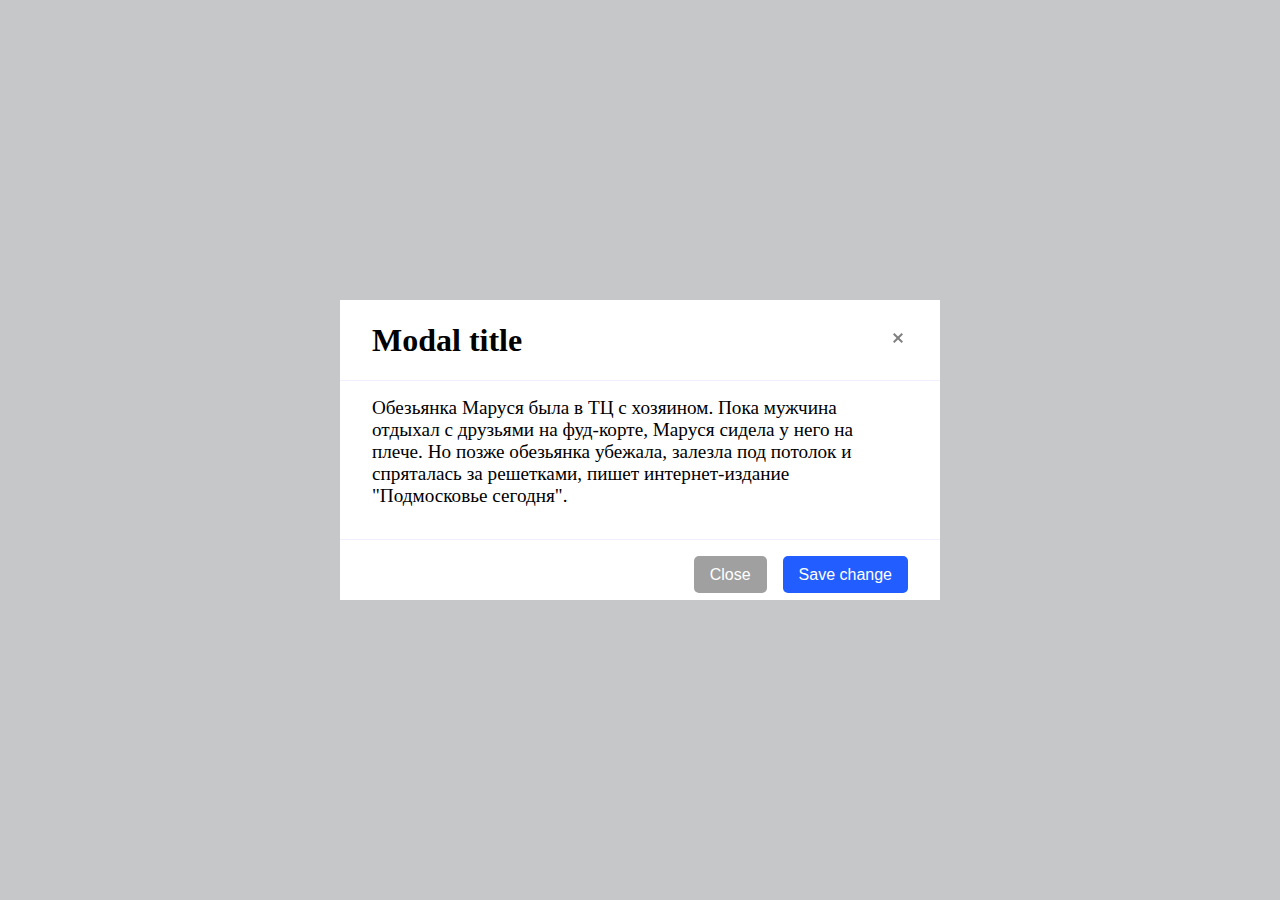
<file: Extra Task/3.1/modal/index.html>
<!DOCTYPE html>
<html lang="en">
<head>
    <meta charset="UTF-8">
    <meta http-equiv="X-UA-Compatible" content="IE=edge">
    <meta name="viewport" content="width=device-width, initial-scale=1.0">
    <link rel="stylesheet" href="style.css">
    <title>Document</title>
</head>
<body>

    <!-- Modals -->

<div class="modal" id="modal_project_1">
    <div class="modal__dialog">

        <header class="header">
            <h1 class="header__title"> Modal title</h1>
            <svg class="header__img" width="15" height="15" viewBox="0 0 15 15" fill="none" xmlns="http://www.w3.org/2000/svg">
                <path class="header__svg" d="M8.59 0L5 3.59L1.41 0L0 1.41L3.59 5L0 8.59L1.41 10L5 6.41L8.59 10L10 8.59L6.41 5L10 1.41L8.59 0Z" fill="gray"/>
            </svg>            
        </header>

        <main class="main">
            <div class="main__text">
                Обезьянка Маруся была в ТЦ с хозяином. Пока мужчина отдыхал с друзьями на фуд-корте, Маруся сидела у него на плече. Но позже обезьянка убежала, залезла под потолок и спряталась за решетками, пишет интернет-издание "Подмосковье сегодня".
            </div>            
        </main>

        <footer class="footer">
            <button class="btn" type="button">Close</button>
            <button class="btn btn--blue" type="button">Save change</button>
        </footer>
    </div> <!-- /.modal__dialog --> 
</div> <!-- /.modal -->
</body>
</html>
</file>
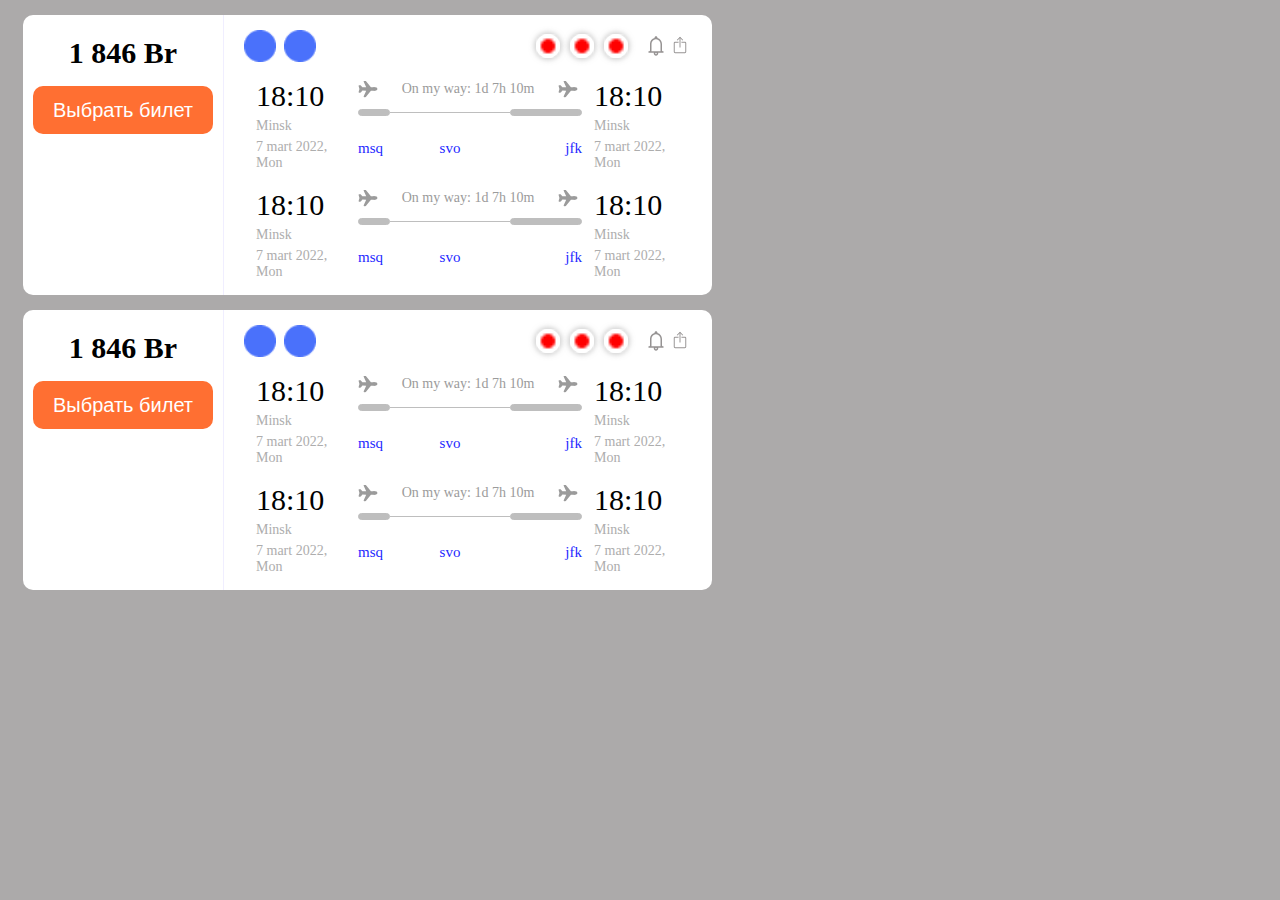
<file: Extra Task/3.1/ticket/index.html>
<!DOCTYPE html>
<html lang="en">
<head>
    <meta charset="UTF-8">
    <meta http-equiv="X-UA-Compatible" content="IE=edge">
    <meta name="viewport" content="width=device-width, initial-scale=1.0">
    <link rel="stylesheet" href="style.css">
    <title>Ticket</title>
</head>
<body>
    
        <div class="ticket">
            <div class="ticket__left">
                <div class="ticket__left-content">
                    <div class="ticket__left-content-title">
                        <span>1 846 Br</span>
                    </div>
                    <div class="ticket__left-content-button">
                        <button class="btn">Выбрать билет</button>
                    </div>
    
                    <div class="ticket__left-content-footer">
                        <span></span>
                    </div>
                </div>
            </div>
    
            <div class="ticket__right">
                <div class="ticket__right-header">
                    <div class="ticket__right-header-img">
                        <img class="ticket__right-header-img-item" src="img.png" alt="image">
                        <img class="ticket__right-header-img-item" src="img.png" alt="image">
                    </div>
                    <div class="ticket__right-header-icon">
                        <div class="ticket__right-header-icon-box">
                            <div class="tooltiptext">
                                Текст подсказки
                            </div>
                            <img class="ticket__right-header-icon-item" src="img_sml.png" alt="image">
                        </div>
                        <div class="ticket__right-header-icon-box">
                            <img class="ticket__right-header-icon-item" src="img_sml.png" alt="image">
                        </div>
                        <div class="ticket__right-header-icon-box">
                            <img class="ticket__right-header-icon-item" src="img_sml.png" alt="image">
                        </div>
                    </div>
                    <div class="ticket__right-header-symbol">
                        <svg class="ticket__right-header-symbol-item" viewBox="0 0 15 15" fill="none" xmlns="http://www.w3.org/2000/svg">
                            <path class="ticket__right-header-symbol-item-svg"  d="M7.5 1.40625C7.25136 1.40625 7.0129 1.50502 6.83709 1.68084C6.66127 1.85665 6.5625 2.09511 6.5625 2.34375C6.5625 2.38406 6.57188 2.4225 6.57703 2.46094C4.95656 2.87484 3.75 4.34672 3.75 6.09375V10.3125C3.75 10.5778 3.54656 10.7812 3.28125 10.7812H2.8125V11.7188H6.18187C6.12557 11.8687 6.09575 12.0273 6.09375 12.1875C6.09375 12.9586 6.72891 13.5938 7.5 13.5938C8.27109 13.5938 8.90625 12.9586 8.90625 12.1875C8.90425 12.0273 8.87443 11.8687 8.81813 11.7188H12.1875V10.7812H11.7188C11.4534 10.7812 11.25 10.5778 11.25 10.3125V6.22547C11.25 4.46391 10.0725 2.89266 8.42297 2.46094C8.42812 2.4225 8.4375 2.38406 8.4375 2.34375C8.4375 2.09511 8.33873 1.85665 8.16291 1.68084C7.9871 1.50502 7.74864 1.40625 7.5 1.40625V1.40625ZM7.29469 3.28125C7.36266 3.27562 7.43062 3.28125 7.5 3.28125H7.58812C9.11859 3.32719 10.3125 4.66875 10.3125 6.22547V10.3125C10.3125 10.4775 10.3472 10.6331 10.4006 10.7812H4.59984C4.65599 10.6313 4.68565 10.4726 4.6875 10.3125V6.09375C4.68616 5.38216 4.95438 4.69647 5.43819 4.17465C5.922 3.65284 6.58549 3.33363 7.29516 3.28125H7.29469ZM7.5 11.7188C7.76391 11.7188 7.96875 11.9241 7.96875 12.1875C7.96875 12.4514 7.76344 12.6562 7.5 12.6562C7.23609 12.6562 7.03125 12.4509 7.03125 12.1875C7.03125 11.9236 7.23656 11.7188 7.5 11.7188Z" fill="#969393"/>
                            </svg>
                            <svg class="ticket__right-header-symbol-item" viewBox="0 0 15 15" fill="none" xmlns="http://www.w3.org/2000/svg">
                                <path class="ticket__right-header-symbol-item-svg" d="M9.09001 4.10999L7.50001 2.51999L5.91001 4.10999L5.49001 3.68999L7.50001 1.67999L9.51001 3.68999L9.09001 4.10999Z" fill="#969393"/>
                                <path class="ticket__right-header-symbol-item-svg" d="M7.2 2.10001H7.8V8.40001H7.2V2.10001Z" fill="#969393"/>
                                <path class="ticket__right-header-symbol-item-svg" d="M10.5 12H4.50001C3.99001 12 3.60001 11.61 3.60001 11.1V5.7C3.60001 5.19 3.99001 4.8 4.50001 4.8H6.60001V5.4H4.50001C4.32001 5.4 4.20001 5.52 4.20001 5.7V11.1C4.20001 11.28 4.32001 11.4 4.50001 11.4H10.5C10.68 11.4 10.8 11.28 10.8 11.1V5.7C10.8 5.52 10.68 5.4 10.5 5.4H8.40001V4.8H10.5C11.01 4.8 11.4 5.19 11.4 5.7V11.1C11.4 11.61 11.01 12 10.5 12Z" fill="#969393"/>
                                </svg>
                    </div>
                </div>

                <div class="ticket__right-body">
                    <div class="ticket__right-body-item">
                        <div class="ticket__right-body-item-elem">
                            <div class="ticket__right-body-item-elem-time">18:10</div>
                            <div class="ticket__right-body-item-elem-text">Minsk</div>
                            <div class="ticket__right-body-item-elem-date">7 mart 2022, Mon</div>
                        </div>

                        <div class="ticket__right-body-item-center">
                            <div class="ticket__right-body-item-center-header">
                                <svg class="ticket__right-body-item-center-header-img" width="20" height="20" viewBox="0 0 20 20" fill="none" xmlns="http://www.w3.org/2000/svg">
                                    <path class="ticket__right-body-item-center-header-img-svg" d="M7.28984 18.125H6.24999C6.14551 18.125 6.0427 18.0987 5.95097 18.0487C5.85924 17.9987 5.78152 17.9265 5.7249 17.8387C5.66829 17.7508 5.63459 17.6502 5.6269 17.546C5.6192 17.4418 5.63775 17.3374 5.68085 17.2422L8.19882 11.6855L4.41796 11.6016L3.03906 13.2723C2.77617 13.6027 2.5664 13.75 2.03124 13.75H1.33125C1.22041 13.7536 1.11036 13.7304 1.0104 13.6824C0.91044 13.6343 0.823527 13.563 0.757026 13.4742C0.664058 13.3488 0.572652 13.1363 0.661714 12.8332L1.43593 10.0598C1.44179 10.0391 1.44882 10.0184 1.45664 9.99805C1.45702 9.99611 1.45702 9.99412 1.45664 9.99219C1.44857 9.97189 1.44166 9.95116 1.43593 9.93008L0.660933 7.13906C0.576948 6.8418 0.668745 6.63398 0.760933 6.51172C0.822837 6.42958 0.903152 6.36311 0.995419 6.31765C1.08769 6.2722 1.18933 6.24903 1.29218 6.25H2.03124C2.43085 6.25 2.81874 6.4293 3.04687 6.71875L4.39726 8.36133L8.19882 8.30508L5.68163 2.7582C5.63848 2.66307 5.61985 2.55863 5.62747 2.45444C5.63508 2.35025 5.66869 2.24963 5.72523 2.16178C5.78176 2.07393 5.85941 2.00165 5.95108 1.95155C6.04276 1.90146 6.14552 1.87514 6.24999 1.875H7.30116C7.44781 1.87795 7.59192 1.91389 7.72277 1.98016C7.85363 2.04644 7.96787 2.14134 8.05702 2.25781L12.9418 8.19531L15.1984 8.13594C15.3637 8.12695 15.8215 8.12383 15.9273 8.12383C18.0859 8.125 19.375 8.82578 19.375 10C19.375 10.3695 19.2273 11.0547 18.2394 11.4906C17.6562 11.7484 16.8781 11.8789 15.9266 11.8789C15.8219 11.8789 15.3652 11.8758 15.1976 11.8668L12.9414 11.8066L8.04452 17.7441C7.9553 17.8601 7.84115 17.9545 7.71053 18.0205C7.5799 18.0864 7.43613 18.1221 7.28984 18.125V18.125Z" fill="black"/>
                                </svg>

                                <span class="ticket__right-body-item-center-header-text">On my way: 1d 7h 10m</span>

                                <svg class="ticket__right-body-item-center-header-img" width="20" height="20" viewBox="0 0 20 20" fill="none" xmlns="http://www.w3.org/2000/svg">
                                    <path class="ticket__right-body-item-center-header-img-svg" d="M7.28984 18.125H6.24999C6.14551 18.125 6.0427 18.0987 5.95097 18.0487C5.85924 17.9987 5.78152 17.9265 5.7249 17.8387C5.66829 17.7508 5.63459 17.6502 5.6269 17.546C5.6192 17.4418 5.63775 17.3374 5.68085 17.2422L8.19882 11.6855L4.41796 11.6016L3.03906 13.2723C2.77617 13.6027 2.5664 13.75 2.03124 13.75H1.33125C1.22041 13.7536 1.11036 13.7304 1.0104 13.6824C0.91044 13.6343 0.823527 13.563 0.757026 13.4742C0.664058 13.3488 0.572652 13.1363 0.661714 12.8332L1.43593 10.0598C1.44179 10.0391 1.44882 10.0184 1.45664 9.99805C1.45702 9.99611 1.45702 9.99412 1.45664 9.99219C1.44857 9.97189 1.44166 9.95116 1.43593 9.93008L0.660933 7.13906C0.576948 6.8418 0.668745 6.63398 0.760933 6.51172C0.822837 6.42958 0.903152 6.36311 0.995419 6.31765C1.08769 6.2722 1.18933 6.24903 1.29218 6.25H2.03124C2.43085 6.25 2.81874 6.4293 3.04687 6.71875L4.39726 8.36133L8.19882 8.30508L5.68163 2.7582C5.63848 2.66307 5.61985 2.55863 5.62747 2.45444C5.63508 2.35025 5.66869 2.24963 5.72523 2.16178C5.78176 2.07393 5.85941 2.00165 5.95108 1.95155C6.04276 1.90146 6.14552 1.87514 6.24999 1.875H7.30116C7.44781 1.87795 7.59192 1.91389 7.72277 1.98016C7.85363 2.04644 7.96787 2.14134 8.05702 2.25781L12.9418 8.19531L15.1984 8.13594C15.3637 8.12695 15.8215 8.12383 15.9273 8.12383C18.0859 8.125 19.375 8.82578 19.375 10C19.375 10.3695 19.2273 11.0547 18.2394 11.4906C17.6562 11.7484 16.8781 11.8789 15.9266 11.8789C15.8219 11.8789 15.3652 11.8758 15.1976 11.8668L12.9414 11.8066L8.04452 17.7441C7.9553 17.8601 7.84115 17.9545 7.71053 18.0205C7.5799 18.0864 7.43613 18.1221 7.28984 18.125V18.125Z" fill="black"/>
                                </svg>
                            </div>

                            <div class="ticket__right-body-item-center-main">
                                <div class="ticket__right-body-item-center-main-item">
                                    <div class="ticket__right-body-item-center-main-way-start"></div>
                                    <div class="ticket__right-body-item-center-main-text ticket__right-body-item-center-main-text--start">msq</div>
                                </div>
                                
                                <div class="ticket__right-body-item-center-main-item">
                                    <div class="ticket__right-body-item-center-main-transfer"></div>
                                    <div class="ticket__right-body-item-center-main-text">svo</div>
                                </div>

                                <div class="ticket__right-body-item-center-main-item">
                                    <div class="ticket__right-body-item-center-main-way-end"></div>
                                    <div class="ticket__right-body-item-center-main-text ticket__right-body-item-center-main-text--end">jfk</div>
                                </div>
                            </div>
                        </div>

                        <div class="ticket__right-body-item-elem">
                            <div class="ticket__right-body-item-elem-time">18:10</div>
                            <div class="ticket__right-body-item-elem-text">Minsk</div>
                            <div class="ticket__right-body-item-elem-date">7 mart 2022, Mon</div>
                        </div>
                    </div>

                    <div class="ticket__right-body-item">
                        <div class="ticket__right-body-item-elem">
                            <div class="ticket__right-body-item-elem-time">18:10</div>
                            <div class="ticket__right-body-item-elem-text">Minsk</div>
                            <div class="ticket__right-body-item-elem-date">7 mart 2022, Mon</div>
                        </div>

                        <div class="ticket__right-body-item-center">
                            <div class="ticket__right-body-item-center-header">
                                <svg class="ticket__right-body-item-center-header-img" width="20" height="20" viewBox="0 0 20 20" fill="none" xmlns="http://www.w3.org/2000/svg">
                                    <path class="ticket__right-body-item-center-header-img-svg" d="M7.28984 18.125H6.24999C6.14551 18.125 6.0427 18.0987 5.95097 18.0487C5.85924 17.9987 5.78152 17.9265 5.7249 17.8387C5.66829 17.7508 5.63459 17.6502 5.6269 17.546C5.6192 17.4418 5.63775 17.3374 5.68085 17.2422L8.19882 11.6855L4.41796 11.6016L3.03906 13.2723C2.77617 13.6027 2.5664 13.75 2.03124 13.75H1.33125C1.22041 13.7536 1.11036 13.7304 1.0104 13.6824C0.91044 13.6343 0.823527 13.563 0.757026 13.4742C0.664058 13.3488 0.572652 13.1363 0.661714 12.8332L1.43593 10.0598C1.44179 10.0391 1.44882 10.0184 1.45664 9.99805C1.45702 9.99611 1.45702 9.99412 1.45664 9.99219C1.44857 9.97189 1.44166 9.95116 1.43593 9.93008L0.660933 7.13906C0.576948 6.8418 0.668745 6.63398 0.760933 6.51172C0.822837 6.42958 0.903152 6.36311 0.995419 6.31765C1.08769 6.2722 1.18933 6.24903 1.29218 6.25H2.03124C2.43085 6.25 2.81874 6.4293 3.04687 6.71875L4.39726 8.36133L8.19882 8.30508L5.68163 2.7582C5.63848 2.66307 5.61985 2.55863 5.62747 2.45444C5.63508 2.35025 5.66869 2.24963 5.72523 2.16178C5.78176 2.07393 5.85941 2.00165 5.95108 1.95155C6.04276 1.90146 6.14552 1.87514 6.24999 1.875H7.30116C7.44781 1.87795 7.59192 1.91389 7.72277 1.98016C7.85363 2.04644 7.96787 2.14134 8.05702 2.25781L12.9418 8.19531L15.1984 8.13594C15.3637 8.12695 15.8215 8.12383 15.9273 8.12383C18.0859 8.125 19.375 8.82578 19.375 10C19.375 10.3695 19.2273 11.0547 18.2394 11.4906C17.6562 11.7484 16.8781 11.8789 15.9266 11.8789C15.8219 11.8789 15.3652 11.8758 15.1976 11.8668L12.9414 11.8066L8.04452 17.7441C7.9553 17.8601 7.84115 17.9545 7.71053 18.0205C7.5799 18.0864 7.43613 18.1221 7.28984 18.125V18.125Z" fill="black"/>
                                </svg>

                                <span class="ticket__right-body-item-center-header-text">On my way: 1d 7h 10m</span>

                                <svg class="ticket__right-body-item-center-header-img" width="20" height="20" viewBox="0 0 20 20" fill="none" xmlns="http://www.w3.org/2000/svg">
                                    <path class="ticket__right-body-item-center-header-img-svg" d="M7.28984 18.125H6.24999C6.14551 18.125 6.0427 18.0987 5.95097 18.0487C5.85924 17.9987 5.78152 17.9265 5.7249 17.8387C5.66829 17.7508 5.63459 17.6502 5.6269 17.546C5.6192 17.4418 5.63775 17.3374 5.68085 17.2422L8.19882 11.6855L4.41796 11.6016L3.03906 13.2723C2.77617 13.6027 2.5664 13.75 2.03124 13.75H1.33125C1.22041 13.7536 1.11036 13.7304 1.0104 13.6824C0.91044 13.6343 0.823527 13.563 0.757026 13.4742C0.664058 13.3488 0.572652 13.1363 0.661714 12.8332L1.43593 10.0598C1.44179 10.0391 1.44882 10.0184 1.45664 9.99805C1.45702 9.99611 1.45702 9.99412 1.45664 9.99219C1.44857 9.97189 1.44166 9.95116 1.43593 9.93008L0.660933 7.13906C0.576948 6.8418 0.668745 6.63398 0.760933 6.51172C0.822837 6.42958 0.903152 6.36311 0.995419 6.31765C1.08769 6.2722 1.18933 6.24903 1.29218 6.25H2.03124C2.43085 6.25 2.81874 6.4293 3.04687 6.71875L4.39726 8.36133L8.19882 8.30508L5.68163 2.7582C5.63848 2.66307 5.61985 2.55863 5.62747 2.45444C5.63508 2.35025 5.66869 2.24963 5.72523 2.16178C5.78176 2.07393 5.85941 2.00165 5.95108 1.95155C6.04276 1.90146 6.14552 1.87514 6.24999 1.875H7.30116C7.44781 1.87795 7.59192 1.91389 7.72277 1.98016C7.85363 2.04644 7.96787 2.14134 8.05702 2.25781L12.9418 8.19531L15.1984 8.13594C15.3637 8.12695 15.8215 8.12383 15.9273 8.12383C18.0859 8.125 19.375 8.82578 19.375 10C19.375 10.3695 19.2273 11.0547 18.2394 11.4906C17.6562 11.7484 16.8781 11.8789 15.9266 11.8789C15.8219 11.8789 15.3652 11.8758 15.1976 11.8668L12.9414 11.8066L8.04452 17.7441C7.9553 17.8601 7.84115 17.9545 7.71053 18.0205C7.5799 18.0864 7.43613 18.1221 7.28984 18.125V18.125Z" fill="black"/>
                                </svg>
                            </div>

                            <div class="ticket__right-body-item-center-main">
                                <div class="ticket__right-body-item-center-main-item">
                                    <div class="ticket__right-body-item-center-main-way-start"></div>
                                    <div class="ticket__right-body-item-center-main-text ticket__right-body-item-center-main-text--start">msq</div>
                                </div>
                                
                                <div class="ticket__right-body-item-center-main-item">
                                    <div class="ticket__right-body-item-center-main-transfer"></div>
                                    <div class="ticket__right-body-item-center-main-text">svo</div>
                                </div>

                                <div class="ticket__right-body-item-center-main-item">
                                    <div class="ticket__right-body-item-center-main-way-end"></div>
                                    <div class="ticket__right-body-item-center-main-text ticket__right-body-item-center-main-text--end">jfk</div>
                                </div>
                            </div>
                        </div>

                        <div class="ticket__right-body-item-elem">
                            <div class="ticket__right-body-item-elem-time">18:10</div>
                            <div class="ticket__right-body-item-elem-text">Minsk</div>
                            <div class="ticket__right-body-item-elem-date">7 mart 2022, Mon</div>
                        </div>
                    </div>

                </div>
            </div>
        </div>
    
        <div class="ticket">
            <div class="ticket__left">
                <div class="ticket__left-content">
                    <div class="ticket__left-content-title">
                        <span>1 846 Br</span>
                    </div>
                    <div class="ticket__left-content-button">
                        <button class="btn">Выбрать билет</button>
                    </div>
    
                    <div class="ticket__left-content-footer">
                        <span></span>
                    </div>
                </div>
            </div>
    
            <div class="ticket__right">
                <div class="ticket__right-header">
                    <div class="ticket__right-header-img">
                        <img class="ticket__right-header-img-item" src="img.png" alt="image">
                        <img class="ticket__right-header-img-item" src="img.png" alt="image">
                    </div>
                    <div class="ticket__right-header-icon">
                        <div class="ticket__right-header-icon-box">
                            <img class="ticket__right-header-icon-item" src="img_sml.png" alt="image">
                        </div>
                        <div class="ticket__right-header-icon-box">
                            <img class="ticket__right-header-icon-item" src="img_sml.png" alt="image">
                        </div>
                        <div class="ticket__right-header-icon-box">
                            <img class="ticket__right-header-icon-item" src="img_sml.png" alt="image">
                        </div>
                    </div>
                    <div class="ticket__right-header-symbol">
                        <svg class="ticket__right-header-symbol-item" viewBox="0 0 15 15" fill="none" xmlns="http://www.w3.org/2000/svg">
                            <path class="ticket__right-header-symbol-item-svg"  d="M7.5 1.40625C7.25136 1.40625 7.0129 1.50502 6.83709 1.68084C6.66127 1.85665 6.5625 2.09511 6.5625 2.34375C6.5625 2.38406 6.57188 2.4225 6.57703 2.46094C4.95656 2.87484 3.75 4.34672 3.75 6.09375V10.3125C3.75 10.5778 3.54656 10.7812 3.28125 10.7812H2.8125V11.7188H6.18187C6.12557 11.8687 6.09575 12.0273 6.09375 12.1875C6.09375 12.9586 6.72891 13.5938 7.5 13.5938C8.27109 13.5938 8.90625 12.9586 8.90625 12.1875C8.90425 12.0273 8.87443 11.8687 8.81813 11.7188H12.1875V10.7812H11.7188C11.4534 10.7812 11.25 10.5778 11.25 10.3125V6.22547C11.25 4.46391 10.0725 2.89266 8.42297 2.46094C8.42812 2.4225 8.4375 2.38406 8.4375 2.34375C8.4375 2.09511 8.33873 1.85665 8.16291 1.68084C7.9871 1.50502 7.74864 1.40625 7.5 1.40625V1.40625ZM7.29469 3.28125C7.36266 3.27562 7.43062 3.28125 7.5 3.28125H7.58812C9.11859 3.32719 10.3125 4.66875 10.3125 6.22547V10.3125C10.3125 10.4775 10.3472 10.6331 10.4006 10.7812H4.59984C4.65599 10.6313 4.68565 10.4726 4.6875 10.3125V6.09375C4.68616 5.38216 4.95438 4.69647 5.43819 4.17465C5.922 3.65284 6.58549 3.33363 7.29516 3.28125H7.29469ZM7.5 11.7188C7.76391 11.7188 7.96875 11.9241 7.96875 12.1875C7.96875 12.4514 7.76344 12.6562 7.5 12.6562C7.23609 12.6562 7.03125 12.4509 7.03125 12.1875C7.03125 11.9236 7.23656 11.7188 7.5 11.7188Z" fill="#969393"/>
                            </svg>
                            <svg class="ticket__right-header-symbol-item" viewBox="0 0 15 15" fill="none" xmlns="http://www.w3.org/2000/svg">
                                <path class="ticket__right-header-symbol-item-svg" d="M9.09001 4.10999L7.50001 2.51999L5.91001 4.10999L5.49001 3.68999L7.50001 1.67999L9.51001 3.68999L9.09001 4.10999Z" fill="#969393"/>
                                <path class="ticket__right-header-symbol-item-svg" d="M7.2 2.10001H7.8V8.40001H7.2V2.10001Z" fill="#969393"/>
                                <path class="ticket__right-header-symbol-item-svg" d="M10.5 12H4.50001C3.99001 12 3.60001 11.61 3.60001 11.1V5.7C3.60001 5.19 3.99001 4.8 4.50001 4.8H6.60001V5.4H4.50001C4.32001 5.4 4.20001 5.52 4.20001 5.7V11.1C4.20001 11.28 4.32001 11.4 4.50001 11.4H10.5C10.68 11.4 10.8 11.28 10.8 11.1V5.7C10.8 5.52 10.68 5.4 10.5 5.4H8.40001V4.8H10.5C11.01 4.8 11.4 5.19 11.4 5.7V11.1C11.4 11.61 11.01 12 10.5 12Z" fill="#969393"/>
                                </svg>
                    </div>
                </div>

                <div class="ticket__right-body">
                    <div class="ticket__right-body-item">
                        <div class="ticket__right-body-item-elem">
                            <div class="ticket__right-body-item-elem-time">18:10</div>
                            <div class="ticket__right-body-item-elem-text">Minsk</div>
                            <div class="ticket__right-body-item-elem-date">7 mart 2022, Mon</div>
                        </div>

                        <div class="ticket__right-body-item-center">
                            <div class="ticket__right-body-item-center-header">
                                <svg class="ticket__right-body-item-center-header-img" width="20" height="20" viewBox="0 0 20 20" fill="none" xmlns="http://www.w3.org/2000/svg">
                                    <path class="ticket__right-body-item-center-header-img-svg" d="M7.28984 18.125H6.24999C6.14551 18.125 6.0427 18.0987 5.95097 18.0487C5.85924 17.9987 5.78152 17.9265 5.7249 17.8387C5.66829 17.7508 5.63459 17.6502 5.6269 17.546C5.6192 17.4418 5.63775 17.3374 5.68085 17.2422L8.19882 11.6855L4.41796 11.6016L3.03906 13.2723C2.77617 13.6027 2.5664 13.75 2.03124 13.75H1.33125C1.22041 13.7536 1.11036 13.7304 1.0104 13.6824C0.91044 13.6343 0.823527 13.563 0.757026 13.4742C0.664058 13.3488 0.572652 13.1363 0.661714 12.8332L1.43593 10.0598C1.44179 10.0391 1.44882 10.0184 1.45664 9.99805C1.45702 9.99611 1.45702 9.99412 1.45664 9.99219C1.44857 9.97189 1.44166 9.95116 1.43593 9.93008L0.660933 7.13906C0.576948 6.8418 0.668745 6.63398 0.760933 6.51172C0.822837 6.42958 0.903152 6.36311 0.995419 6.31765C1.08769 6.2722 1.18933 6.24903 1.29218 6.25H2.03124C2.43085 6.25 2.81874 6.4293 3.04687 6.71875L4.39726 8.36133L8.19882 8.30508L5.68163 2.7582C5.63848 2.66307 5.61985 2.55863 5.62747 2.45444C5.63508 2.35025 5.66869 2.24963 5.72523 2.16178C5.78176 2.07393 5.85941 2.00165 5.95108 1.95155C6.04276 1.90146 6.14552 1.87514 6.24999 1.875H7.30116C7.44781 1.87795 7.59192 1.91389 7.72277 1.98016C7.85363 2.04644 7.96787 2.14134 8.05702 2.25781L12.9418 8.19531L15.1984 8.13594C15.3637 8.12695 15.8215 8.12383 15.9273 8.12383C18.0859 8.125 19.375 8.82578 19.375 10C19.375 10.3695 19.2273 11.0547 18.2394 11.4906C17.6562 11.7484 16.8781 11.8789 15.9266 11.8789C15.8219 11.8789 15.3652 11.8758 15.1976 11.8668L12.9414 11.8066L8.04452 17.7441C7.9553 17.8601 7.84115 17.9545 7.71053 18.0205C7.5799 18.0864 7.43613 18.1221 7.28984 18.125V18.125Z" fill="black"/>
                                </svg>

                                <span class="ticket__right-body-item-center-header-text">On my way: 1d 7h 10m</span>

                                <svg class="ticket__right-body-item-center-header-img" width="20" height="20" viewBox="0 0 20 20" fill="none" xmlns="http://www.w3.org/2000/svg">
                                    <path class="ticket__right-body-item-center-header-img-svg" d="M7.28984 18.125H6.24999C6.14551 18.125 6.0427 18.0987 5.95097 18.0487C5.85924 17.9987 5.78152 17.9265 5.7249 17.8387C5.66829 17.7508 5.63459 17.6502 5.6269 17.546C5.6192 17.4418 5.63775 17.3374 5.68085 17.2422L8.19882 11.6855L4.41796 11.6016L3.03906 13.2723C2.77617 13.6027 2.5664 13.75 2.03124 13.75H1.33125C1.22041 13.7536 1.11036 13.7304 1.0104 13.6824C0.91044 13.6343 0.823527 13.563 0.757026 13.4742C0.664058 13.3488 0.572652 13.1363 0.661714 12.8332L1.43593 10.0598C1.44179 10.0391 1.44882 10.0184 1.45664 9.99805C1.45702 9.99611 1.45702 9.99412 1.45664 9.99219C1.44857 9.97189 1.44166 9.95116 1.43593 9.93008L0.660933 7.13906C0.576948 6.8418 0.668745 6.63398 0.760933 6.51172C0.822837 6.42958 0.903152 6.36311 0.995419 6.31765C1.08769 6.2722 1.18933 6.24903 1.29218 6.25H2.03124C2.43085 6.25 2.81874 6.4293 3.04687 6.71875L4.39726 8.36133L8.19882 8.30508L5.68163 2.7582C5.63848 2.66307 5.61985 2.55863 5.62747 2.45444C5.63508 2.35025 5.66869 2.24963 5.72523 2.16178C5.78176 2.07393 5.85941 2.00165 5.95108 1.95155C6.04276 1.90146 6.14552 1.87514 6.24999 1.875H7.30116C7.44781 1.87795 7.59192 1.91389 7.72277 1.98016C7.85363 2.04644 7.96787 2.14134 8.05702 2.25781L12.9418 8.19531L15.1984 8.13594C15.3637 8.12695 15.8215 8.12383 15.9273 8.12383C18.0859 8.125 19.375 8.82578 19.375 10C19.375 10.3695 19.2273 11.0547 18.2394 11.4906C17.6562 11.7484 16.8781 11.8789 15.9266 11.8789C15.8219 11.8789 15.3652 11.8758 15.1976 11.8668L12.9414 11.8066L8.04452 17.7441C7.9553 17.8601 7.84115 17.9545 7.71053 18.0205C7.5799 18.0864 7.43613 18.1221 7.28984 18.125V18.125Z" fill="black"/>
                                </svg>
                            </div>

                            <div class="ticket__right-body-item-center-main">
                                <div class="ticket__right-body-item-center-main-item">
                                    <div class="ticket__right-body-item-center-main-way-start"></div>
                                    <div class="ticket__right-body-item-center-main-text ticket__right-body-item-center-main-text--start">msq</div>
                                </div>
                                
                                <div class="ticket__right-body-item-center-main-item">
                                    <div class="ticket__right-body-item-center-main-transfer"></div>
                                    <div class="ticket__right-body-item-center-main-text">svo</div>
                                </div>

                                <div class="ticket__right-body-item-center-main-item">
                                    <div class="ticket__right-body-item-center-main-way-end"></div>
                                    <div class="ticket__right-body-item-center-main-text ticket__right-body-item-center-main-text--end">jfk</div>
                                </div>
                            </div>
                        </div>

                        <div class="ticket__right-body-item-elem">
                            <div class="ticket__right-body-item-elem-time">18:10</div>
                            <div class="ticket__right-body-item-elem-text">Minsk</div>
                            <div class="ticket__right-body-item-elem-date">7 mart 2022, Mon</div>
                        </div>
                    </div>

                    <div class="ticket__right-body-item">
                        <div class="ticket__right-body-item-elem">
                            <div class="ticket__right-body-item-elem-time">18:10</div>
                            <div class="ticket__right-body-item-elem-text">Minsk</div>
                            <div class="ticket__right-body-item-elem-date">7 mart 2022, Mon</div>
                        </div>

                        <div class="ticket__right-body-item-center">
                            <div class="ticket__right-body-item-center-header">
                                <svg class="ticket__right-body-item-center-header-img" width="20" height="20" viewBox="0 0 20 20" fill="none" xmlns="http://www.w3.org/2000/svg">
                                    <path class="ticket__right-body-item-center-header-img-svg" d="M7.28984 18.125H6.24999C6.14551 18.125 6.0427 18.0987 5.95097 18.0487C5.85924 17.9987 5.78152 17.9265 5.7249 17.8387C5.66829 17.7508 5.63459 17.6502 5.6269 17.546C5.6192 17.4418 5.63775 17.3374 5.68085 17.2422L8.19882 11.6855L4.41796 11.6016L3.03906 13.2723C2.77617 13.6027 2.5664 13.75 2.03124 13.75H1.33125C1.22041 13.7536 1.11036 13.7304 1.0104 13.6824C0.91044 13.6343 0.823527 13.563 0.757026 13.4742C0.664058 13.3488 0.572652 13.1363 0.661714 12.8332L1.43593 10.0598C1.44179 10.0391 1.44882 10.0184 1.45664 9.99805C1.45702 9.99611 1.45702 9.99412 1.45664 9.99219C1.44857 9.97189 1.44166 9.95116 1.43593 9.93008L0.660933 7.13906C0.576948 6.8418 0.668745 6.63398 0.760933 6.51172C0.822837 6.42958 0.903152 6.36311 0.995419 6.31765C1.08769 6.2722 1.18933 6.24903 1.29218 6.25H2.03124C2.43085 6.25 2.81874 6.4293 3.04687 6.71875L4.39726 8.36133L8.19882 8.30508L5.68163 2.7582C5.63848 2.66307 5.61985 2.55863 5.62747 2.45444C5.63508 2.35025 5.66869 2.24963 5.72523 2.16178C5.78176 2.07393 5.85941 2.00165 5.95108 1.95155C6.04276 1.90146 6.14552 1.87514 6.24999 1.875H7.30116C7.44781 1.87795 7.59192 1.91389 7.72277 1.98016C7.85363 2.04644 7.96787 2.14134 8.05702 2.25781L12.9418 8.19531L15.1984 8.13594C15.3637 8.12695 15.8215 8.12383 15.9273 8.12383C18.0859 8.125 19.375 8.82578 19.375 10C19.375 10.3695 19.2273 11.0547 18.2394 11.4906C17.6562 11.7484 16.8781 11.8789 15.9266 11.8789C15.8219 11.8789 15.3652 11.8758 15.1976 11.8668L12.9414 11.8066L8.04452 17.7441C7.9553 17.8601 7.84115 17.9545 7.71053 18.0205C7.5799 18.0864 7.43613 18.1221 7.28984 18.125V18.125Z" fill="black"/>
                                </svg>

                                <span class="ticket__right-body-item-center-header-text">On my way: 1d 7h 10m</span>

                                <svg class="ticket__right-body-item-center-header-img" width="20" height="20" viewBox="0 0 20 20" fill="none" xmlns="http://www.w3.org/2000/svg">
                                    <path class="ticket__right-body-item-center-header-img-svg" d="M7.28984 18.125H6.24999C6.14551 18.125 6.0427 18.0987 5.95097 18.0487C5.85924 17.9987 5.78152 17.9265 5.7249 17.8387C5.66829 17.7508 5.63459 17.6502 5.6269 17.546C5.6192 17.4418 5.63775 17.3374 5.68085 17.2422L8.19882 11.6855L4.41796 11.6016L3.03906 13.2723C2.77617 13.6027 2.5664 13.75 2.03124 13.75H1.33125C1.22041 13.7536 1.11036 13.7304 1.0104 13.6824C0.91044 13.6343 0.823527 13.563 0.757026 13.4742C0.664058 13.3488 0.572652 13.1363 0.661714 12.8332L1.43593 10.0598C1.44179 10.0391 1.44882 10.0184 1.45664 9.99805C1.45702 9.99611 1.45702 9.99412 1.45664 9.99219C1.44857 9.97189 1.44166 9.95116 1.43593 9.93008L0.660933 7.13906C0.576948 6.8418 0.668745 6.63398 0.760933 6.51172C0.822837 6.42958 0.903152 6.36311 0.995419 6.31765C1.08769 6.2722 1.18933 6.24903 1.29218 6.25H2.03124C2.43085 6.25 2.81874 6.4293 3.04687 6.71875L4.39726 8.36133L8.19882 8.30508L5.68163 2.7582C5.63848 2.66307 5.61985 2.55863 5.62747 2.45444C5.63508 2.35025 5.66869 2.24963 5.72523 2.16178C5.78176 2.07393 5.85941 2.00165 5.95108 1.95155C6.04276 1.90146 6.14552 1.87514 6.24999 1.875H7.30116C7.44781 1.87795 7.59192 1.91389 7.72277 1.98016C7.85363 2.04644 7.96787 2.14134 8.05702 2.25781L12.9418 8.19531L15.1984 8.13594C15.3637 8.12695 15.8215 8.12383 15.9273 8.12383C18.0859 8.125 19.375 8.82578 19.375 10C19.375 10.3695 19.2273 11.0547 18.2394 11.4906C17.6562 11.7484 16.8781 11.8789 15.9266 11.8789C15.8219 11.8789 15.3652 11.8758 15.1976 11.8668L12.9414 11.8066L8.04452 17.7441C7.9553 17.8601 7.84115 17.9545 7.71053 18.0205C7.5799 18.0864 7.43613 18.1221 7.28984 18.125V18.125Z" fill="black"/>
                                </svg>
                            </div>

                            <div class="ticket__right-body-item-center-main">
                                <div class="ticket__right-body-item-center-main-item">
                                    <div class="ticket__right-body-item-center-main-way-start"></div>
                                    <div class="ticket__right-body-item-center-main-text ticket__right-body-item-center-main-text--start">msq</div>
                                </div>
                                
                                <div class="ticket__right-body-item-center-main-item">
                                    <div class="ticket__right-body-item-center-main-transfer"></div>
                                    <div class="ticket__right-body-item-center-main-text">svo</div>
                                </div>

                                <div class="ticket__right-body-item-center-main-item">
                                    <div class="ticket__right-body-item-center-main-way-end"></div>
                                    <div class="ticket__right-body-item-center-main-text ticket__right-body-item-center-main-text--end">jfk</div>
                                </div>
                            </div>
                        </div>

                        <div class="ticket__right-body-item-elem">
                            <div class="ticket__right-body-item-elem-time">18:10</div>
                            <div class="ticket__right-body-item-elem-text">Minsk</div>
                            <div class="ticket__right-body-item-elem-date">7 mart 2022, Mon</div>
                        </div>
                    </div>

                </div>
            </div>
        </div>
    
        
</body>
</html>
</file>
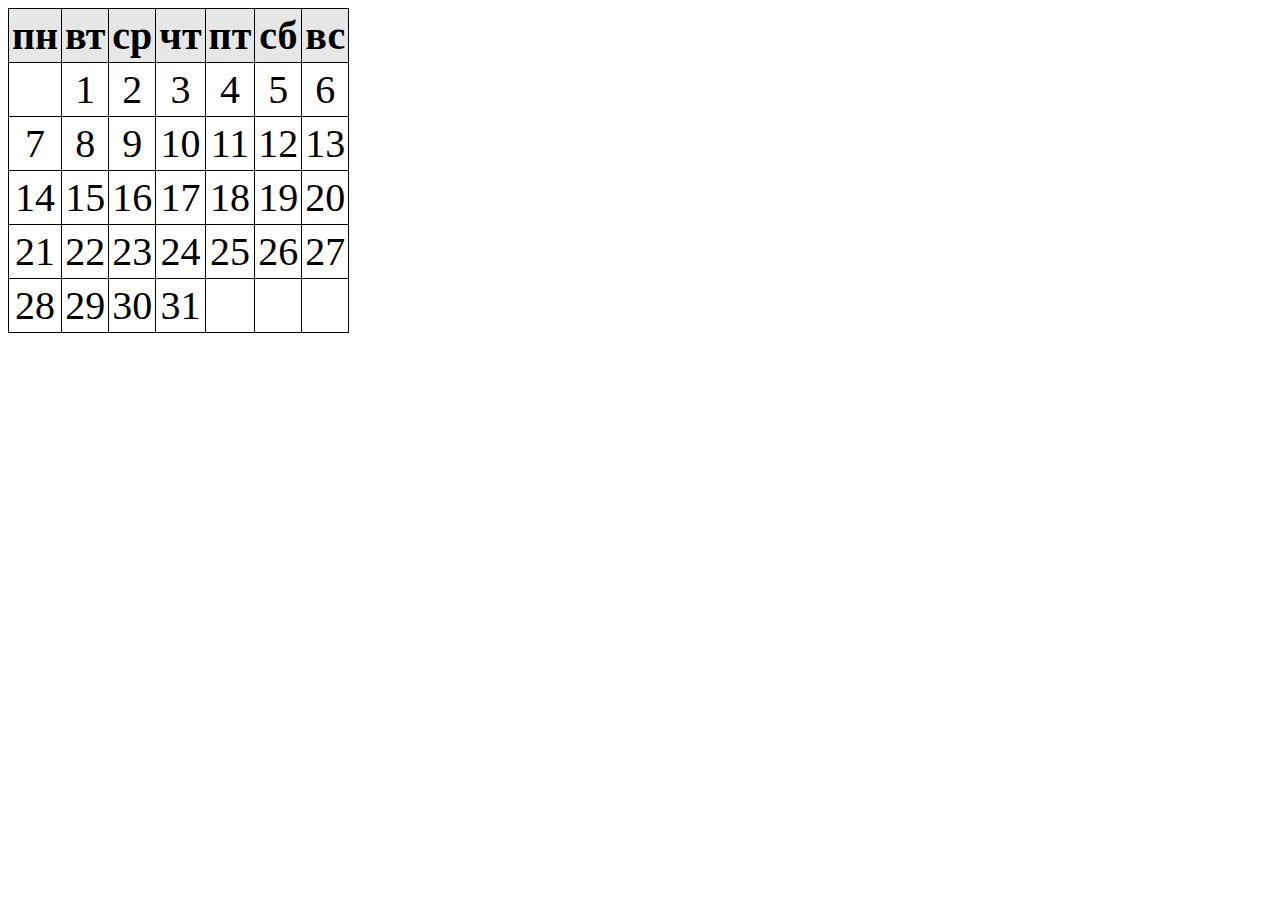
<file: Extra Task/6/6.1/index.html>
<!DOCTYPE html>
<html lang="en">
<head>
    <meta charset="UTF-8">
    <meta http-equiv="X-UA-Compatible" content="IE=edge">
    <meta name="viewport" content="width=device-width, initial-scale=1.0">
    <link rel="stylesheet" href="style.css">
    <title>Document</title>
</head>
<body>
    <div id="calendar"></div>
    
    <script src="app.js"></script>
</body>
</html>
</file>
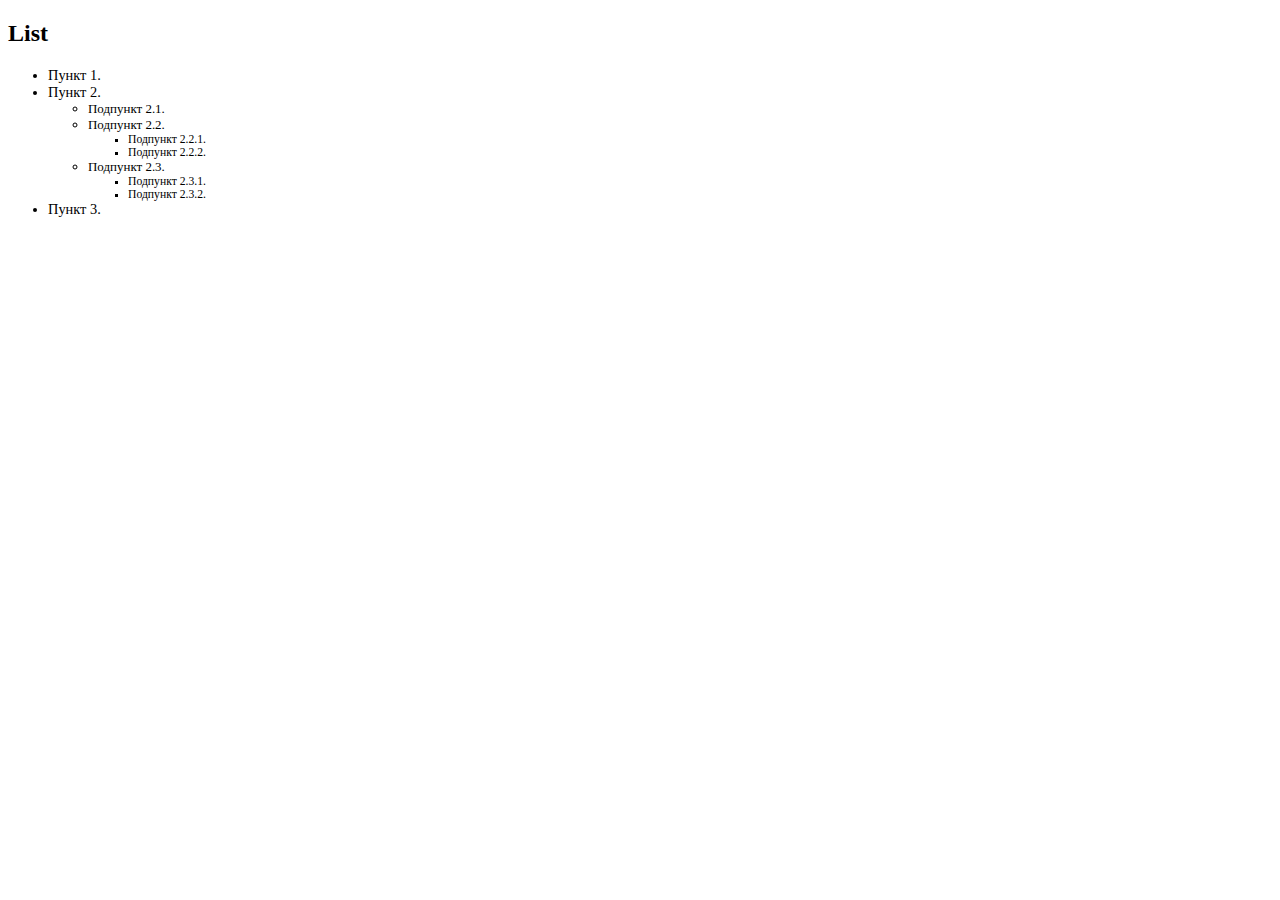
<file: Extra Task/6/6.2/index.html>
<!DOCTYPE html>
<html lang="en">
<head>
    <meta charset="UTF-8">
    <meta http-equiv="X-UA-Compatible" content="IE=edge">
    <meta name="viewport" content="width=device-width, initial-scale=1.0">
    <link rel="stylesheet" href="style.css">
    <title>Document</title>
</head>
<body>
    
</body>
    <script src="app.js"></script>
</html>
</file>
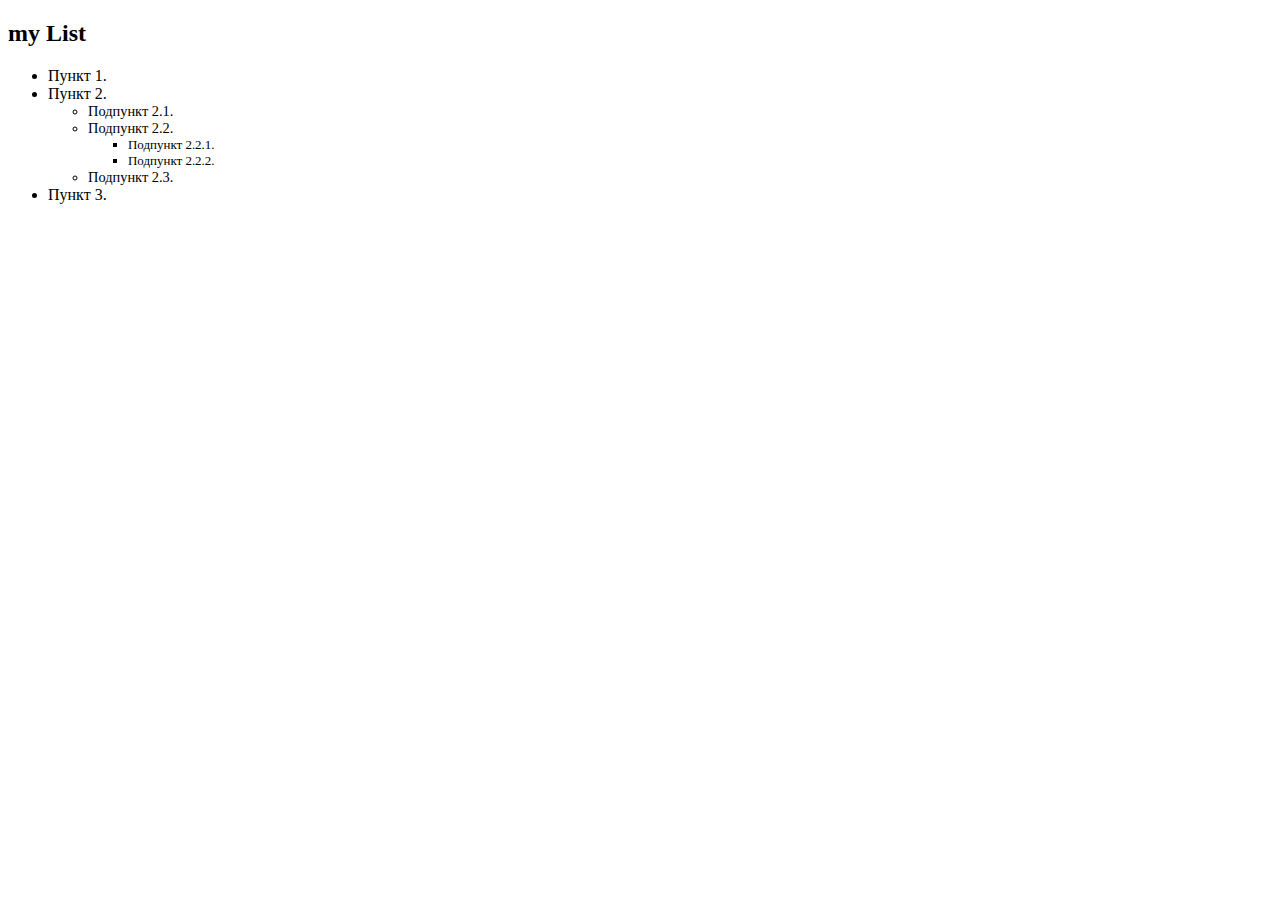
<file: Extra Task/7/7.1/index.html>
<!DOCTYPE html>
<html lang="en">
<head>
    <meta charset="UTF-8">
    <meta http-equiv="X-UA-Compatible" content="IE=edge">
    <meta name="viewport" content="width=device-width, initial-scale=1.0">
    <link rel="stylesheet" href="style.css">
    <title>Document</title>
</head>
<body>
</body>
<script src="app.js"></script>

</html>
</file>
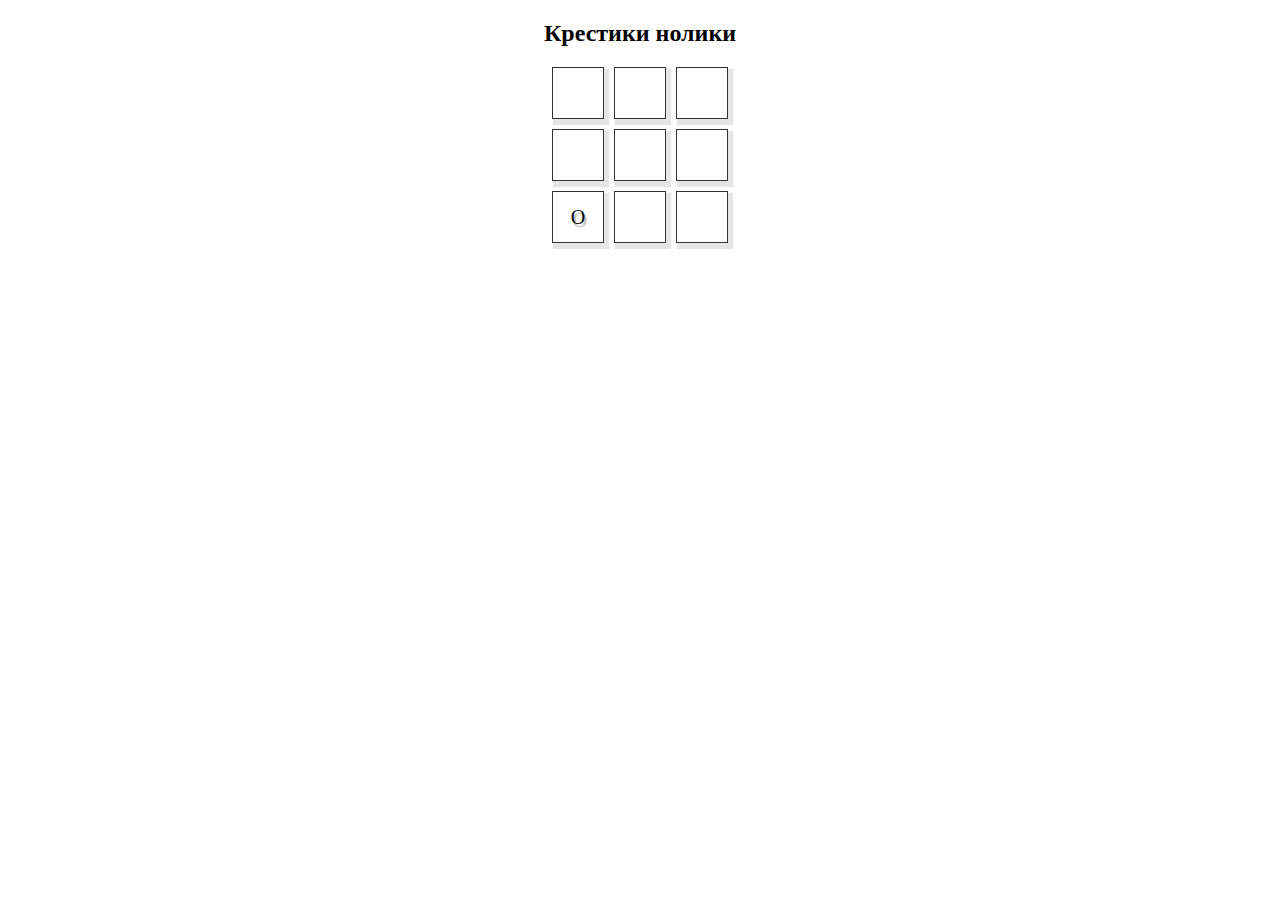
<file: Extra Task/7/7.2/index.html>
<!DOCTYPE html>
<html lang="en">
<head>
	<meta charset="UTF-8">
	<meta http-equiv="X-UA-Compatible" content="IE=edge">
	<meta name="viewport" content="width=device-width, initial-scale=1.0">
	<link rel="stylesheet" href="style.css">
	<title>Document</title>
</head>
<body>
	<h2>Крестики нолики</h2>
	<div id="game">
		<div class="table">
			<table cellpadding="0" cellspacing="0">
				<tr>
					<td>
						<div class="inner"></div>
					</td>
					<td>
						<div class="inner"></div>
					</td>
					<td>
						<div class="inner"></div>
					</td>
				</tr>
				<tr>
					<td>
						<div class="inner"></div>
					</td>
					<td>
						<div class="inner"></div>
					</td>
					<td>
						<div class="inner"></div>
					</td>
				</tr>
				<tr>
					<td>
						<div class="inner"></div>
					</td>
					<td>
						<div class="inner"></div>
					</td>
					<td>
						<div class="inner"></div>
					</td>
				</tr>
			</table>
			<div class="winning"></div>
		</div>
		<div id="win_block">
			<span class="winner"></span>
			<span class="again">Играть еще!</span>
		</div>
	</div>

	<script src="app.js"></script>
</body>
</html>
</file>
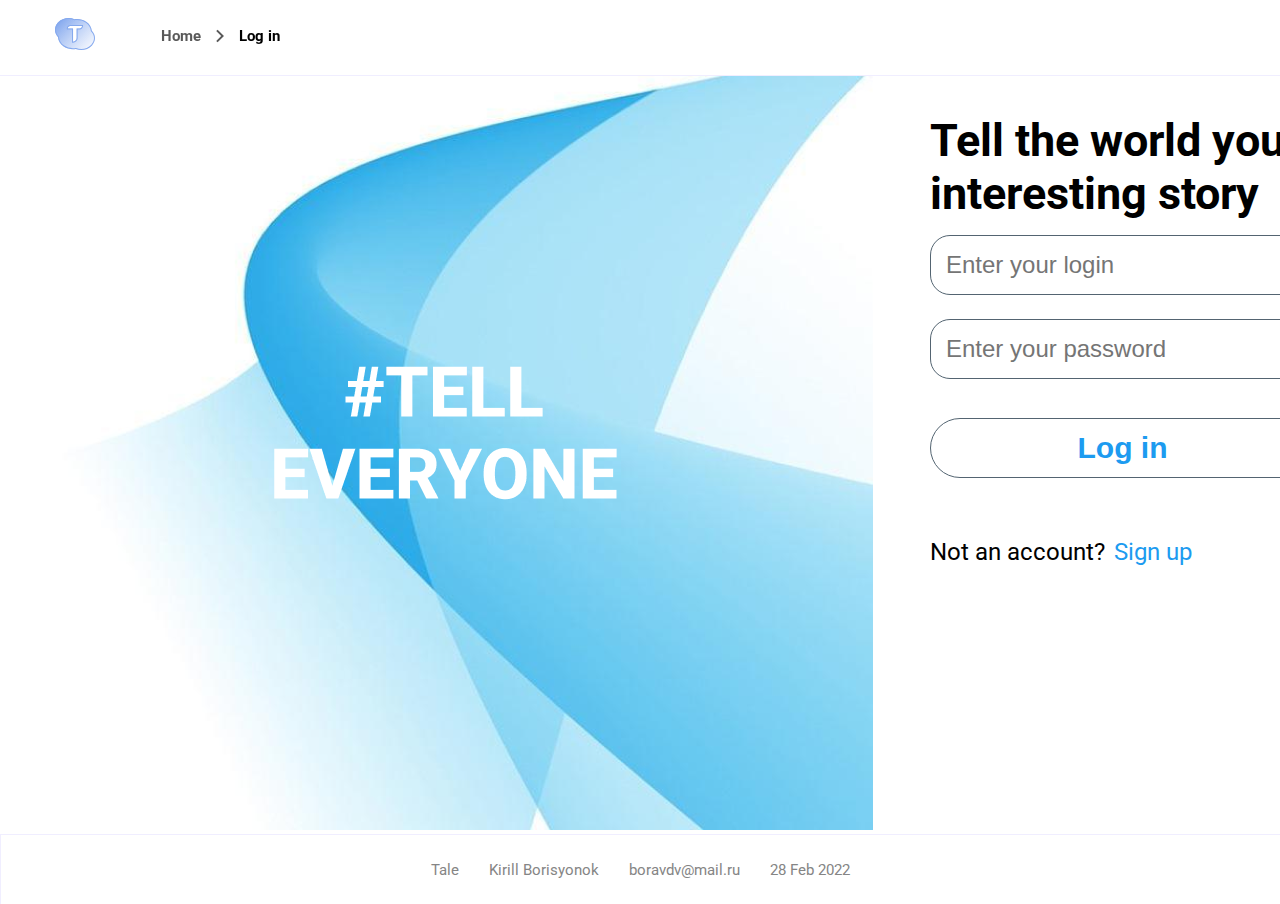
<file: UI/logIn.html>
<!DOCTYPE html>
<html lang="en">
<head>
    <meta charset="UTF-8">
    <link rel="preconnect" href="https://fonts.googleapis.com">
    <link rel="preconnect" href="https://fonts.gstatic.com" crossorigin>
    <link href="https://fonts.googleapis.com/css2?family=Roboto:wght@300;400;700&display=swap" rel="stylesheet">
    <meta name="viewport" content="width=device-width, initial-scale=1.0">
    <link rel="stylesheet" href="style.css">
    <title>Log in</title>
</head>
<body>
    <header class="header">
        <div class="container">
            <div class="header__inner">
                
                <a class="header__logo" href="#">
                    <img class="header__logo-img" src="images/logo.svg" alt="logo">
                </a>
                
                <a class="header__text header__text--other-page" href="#">Home</a>
                <img class="header__arrow" src="images/Arrow.svg" alt="">
                <div class="header__text--page-name">Log in</div>
                
            </div>
        </div>  <!-- /.container-->
    </header> <!-- /.header-->

    <!-- Sign up -->
    <main class="sign-up">
        <div class="sign-up__left">
            <img src="images/sign up image.png" alt="image">
        </div>
        <div class="sign-up__rigth">
            <div class="sign-up__form">
                <div class="sign-up__form-title">Tell the world your
                    interesting story</div>
                <form class="sign-up__form-inner" action="/" method="post">
                    <input class="sign-up__form-input" type="text" placeholder="Enter your login">
                    <input class="sign-up__form-input" type="text" placeholder="Enter your password">
                    <button class="btn--sign-up" type="submit">Log in</button>
                </form>

                <div class="sign-up__form-footer">
                    <span>Not an account?</span><a class="sign-up__form-footer-link" href="#">Sign up</a> 
                </div>
            </div>
            
        </div>
    </main>

     <!-- Footer -->
     <footer class="footer">
        
        <div class="footer__item">Tale</div>
        <div class="footer__item">Kirill Borisyonok</div>
        <div class="footer__item">boravdv@mail.ru</div>
        <div class="footer__item">28 Feb 2022</div>
    
</footer> <!-- /.footer -->
</body>
</html>
</file>
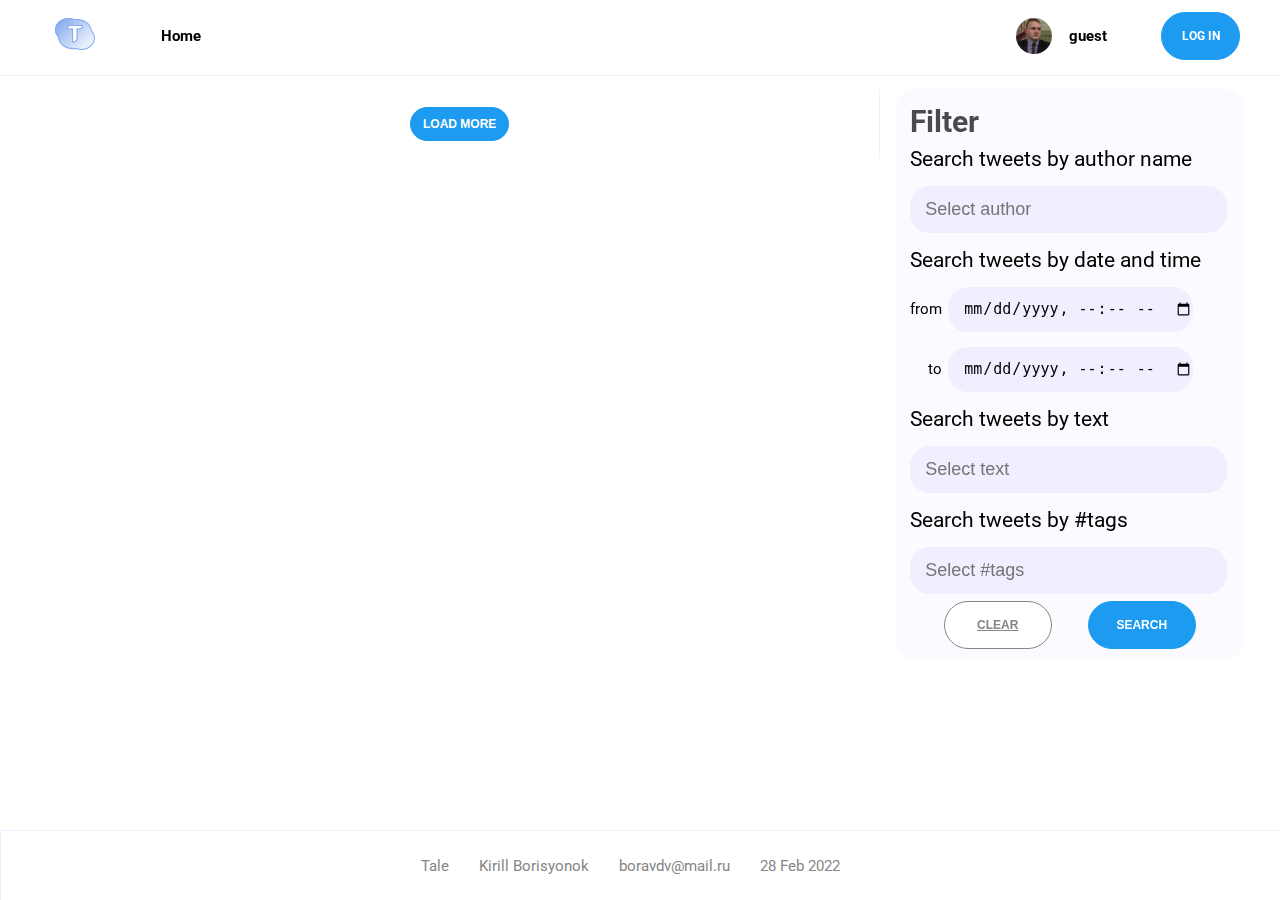
<file: UI/main.html>
<!DOCTYPE html>
<html lang="en">

<head>
    <meta charset="UTF-8">
    <link rel="preconnect" href="https://fonts.googleapis.com">
    <link rel="preconnect" href="https://fonts.gstatic.com" crossorigin>
    <link href="https://fonts.googleapis.com/css2?family=Roboto:wght@300;400;700&display=swap" rel="stylesheet">
    <meta name="viewport" content="width=device-width, initial-scale=1.0">
    <link rel="stylesheet" href="style.css">
    <title>Home</title>
</head>

<body>

    <!--Sprite-->
    <svg style="display: none;">
        <symbol id="message" viewBox="0 0 20 20">
            <path
                d="M10 0C4.486 0 0 3.589 0 8C0 10.908 1.898 13.516 5 14.934V20L10.34 15.995C15.697 15.852 20 12.32 20 8C20 3.589 15.514 0 10 0ZM10 14H9.667L7 16V13.583L6.359 13.336C3.67 12.301 2 10.256 2 8C2 4.691 5.589 2 10 2C14.411 2 18 4.691 18 8C18 11.309 14.411 14 10 14Z" />
        </symbol>
    </svg>

    <!--Header-->
    <header class="header">
        <div class="container">
            <div id="headerInner" class="header__inner">

                <a id="headerLogo" class="header__logo" href="#">
                    <img class="header__logo-img" src="images/logo.svg" alt="logo">
                </a>

                <a id="headerText" class="header__text" href="#">Home</a>


                <div class="header__client">



                    <div class="header__client-user">
                        <div id="headerClient" class="header__client-user-name">
                            <img class="header__client-user-photo" src="images/my_photo.png" alt="user photo">
                            <div id="userName" class="header__client-user-text"></div>
                        </div>
                        <a id="buttonHeader" href="#" class="btn">
                            <img class="btn__img" src="images/door.svg" alt="door">
                            <span class="btn__text">log in</span>
                        </a>


                    </div>
                </div>
            </div>
        </div> <!-- /.container-->
    </header> <!-- /.header-->

    <!-- Tweets -->
    <main id="tweetsMain" class="tweets">
        <div id="tweetsContainer" class="container">
            <div class="tweets__inner">
                <div class="tweets__left">
                    <div id="tweetsSet" class="tweets__set hide">
                        <div class="tweets__set-inner">
                            <img class="tweets__set-photo" src="images/my_photo.png" alt="user photo">
                            <form name="formSet" class="tweets__set-form" action="/" method="post">
                                <textarea id="formSetInput" class="tweets__set-form-input" type="text" maxlength="280"
                                    placeholder="What's happening?"></textarea>
                                <div class="tweets__set-form-button">
                                    <input id="formSetBtn" type="submit" class="btn--submit" href="#" value="Tell">
                                    <input id="formEditBtn" type="submit" class="btn--submit hide" href="#" value="Edit">
                                </div>
                            </form>
                        </div>

                    </div> <!-- /.tweets__set -->

                    <div id="tweetsTape" class="tweets__tape">



                    </div> <!-- /.tweets__tape -->



                    <div class="button__tweets-footer">
                        <button id="loadMore" class="btn btn--load">load more</button>
                    </div>
                </div> <!-- /.tweets__left -->


                <div id="tweetsRight" class="tweets__right">
                    <div class="tweets__filter">
                        <div class="tweets__filter-inner">
                            <h2 class="tweets__filter-title">Filter</h2>
                            <form name="formFilter" class="filter__form" action="/" method="post">
                                <div class="filter__form-item">
                                    <label class="filter__input-title" for="filterAuthor">Search tweets by author
                                        name</label>
                                    <input class="filter__input" id="filterAuthor" list="dataLIst" type="text"
                                        placeholder="Select author">
                                </div>

                                <div class="filter__form-item">
                                    <label class="filter__input-title" for="filterDate">Search tweets by date and
                                        time</label>
                                    <div class="filter__input-date-elem">
                                        <div class="filter__input-text">from</div>
                                        <div class="filter__input-datetime">
                                            <input id="filterDateFrom" class="filter__input-date" id="filterDate"
                                                type="datetime-local">

                                        </div>
                                    </div>

                                    <div class="filter__input-date-elem">
                                        <div class="filter__input-text">to</div>
                                        <div class="filter__input-datetime">
                                            <input id="filterDateTo" class="filter__input-date" type="datetime-local">

                                        </div>
                                    </div>

                                </div>

                                <div class="filter__form-item">
                                    <label class="filter__input-title" for="filterText">Search tweets by text</label>
                                    <input class="filter__input" id="filterText" type="text" placeholder="Select text">
                                </div>

                                <div class="filter__form-item">
                                    <label class="filter__input-title" for="filterTags">Search tweets by #tags</label>
                                    <input class="filter__input" id="filterTags" type="text" placeholder="Select #tags">
                                </div>

                                <div class="filter__footer">
                                    <input id="resetForm" class="btn btn--white btn--filter" type="reset"
                                        value="clear"></button>
                                    <input id="searchForm" class="btn btn--filter" type="submit"
                                        value="search"></button>
                                </div>
                            </form>

                        </div>
                    </div> <!-- /.tweets__filter  -->
                </div> <!-- /.tweets__rigth  -->

            </div> <!-- /.tweets__inner  -->
        </div> <!-- /.container  -->
    </main> <!-- /.main  -->

    <footer class="footer">

        <div class="footer__item">Tale</div>
        <div class="footer__item">Kirill Borisyonok</div>
        <div class="footer__item">boravdv@mail.ru</div>
        <div class="footer__item">28 Feb 2022</div>

        <svg width="21" height="21" viewBox="0 0 21 21" fill="none" xmlns="http://www.w3.org/2000/svg">
            <path class="footer__img"
                d="M20 20L15.514 15.506L20 20ZM18 9.5C18 11.7543 17.1045 13.9163 15.5104 15.5104C13.9163 17.1045 11.7543 18 9.5 18C7.24566 18 5.08365 17.1045 3.48959 15.5104C1.89553 13.9163 1 11.7543 1 9.5C1 7.24566 1.89553 5.08365 3.48959 3.48959C5.08365 1.89553 7.24566 1 9.5 1C11.7543 1 13.9163 1.89553 15.5104 3.48959C17.1045 5.08365 18 7.24566 18 9.5V9.5Z"
                stroke="#858585" stroke-width="2" stroke-linecap="round" />
        </svg>

    </footer>

    <!-- <script src="twitter.js"></script> -->
    <script src="Tweet.js"></script>
</body>

</html>
</file>
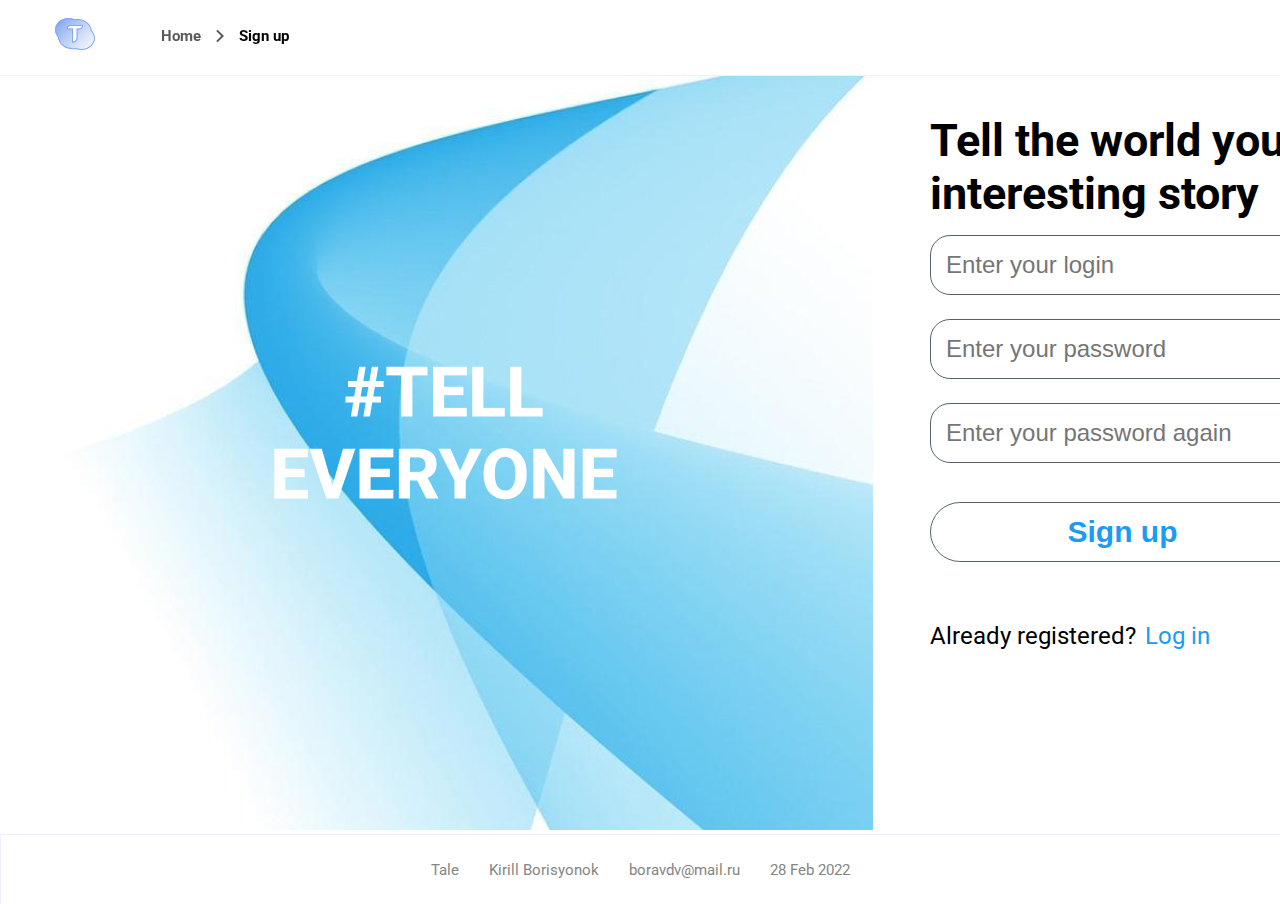
<file: UI/signUp.html>
<!DOCTYPE html>
<html lang="en">
<head>
    <meta charset="UTF-8">
    <link rel="preconnect" href="https://fonts.googleapis.com">
    <link rel="preconnect" href="https://fonts.gstatic.com" crossorigin>
    <link href="https://fonts.googleapis.com/css2?family=Roboto:wght@300;400;700&display=swap" rel="stylesheet">
    <meta name="viewport" content="width=device-width, initial-scale=1.0">
    <link rel="stylesheet" href="style.css">
    <title>Sign up</title>
</head>
<body>
    <header class="header">
        <div class="container">
            <div class="header__inner">
                
                <a class="header__logo" href="#">
                    <img class="header__logo-img" src="images/logo.svg" alt="logo">
                </a>
                
                <a class="header__text header__text--other-page" href="#">Home</a>
                <img class="header__arrow" src="images/Arrow.svg" alt="">
                <div class="header__text--page-name">Sign up</div>
                
            </div>
        </div>  <!-- /.container-->
    </header> <!-- /.header-->

    <!-- Sign up -->
    <main class="sign-up">
        <div class="sign-up__left">
            <img src="images/sign up image.png" alt="image">
        </div>
        <div class="sign-up__rigth">
            <div class="sign-up__form">
                <div class="sign-up__form-title">Tell the world your
                    interesting story</div>
                <form class="sign-up__form-inner" action="/" method="post">
                    <input class="sign-up__form-input" type="text" placeholder="Enter your login">
                    <input class="sign-up__form-input" type="text" placeholder="Enter your password">
                    <input class="sign-up__form-input" type="text" placeholder="Enter your password again">
                    <button class="btn--sign-up" type="submit">Sign up</button>
                </form>

                <div class="sign-up__form-footer">
                    <span>Already registered?</span><a class="sign-up__form-footer-link" href="#">Log in</a> 
                </div>
            </div>
            
        </div>
    </main>

     <!-- Footer -->
     <footer class="footer">
        
        <div class="footer__item">Tale</div>
        <div class="footer__item">Kirill Borisyonok</div>
        <div class="footer__item">boravdv@mail.ru</div>
        <div class="footer__item">28 Feb 2022</div>
    
</footer> <!-- /.footer -->
</body>
</html>
</file>
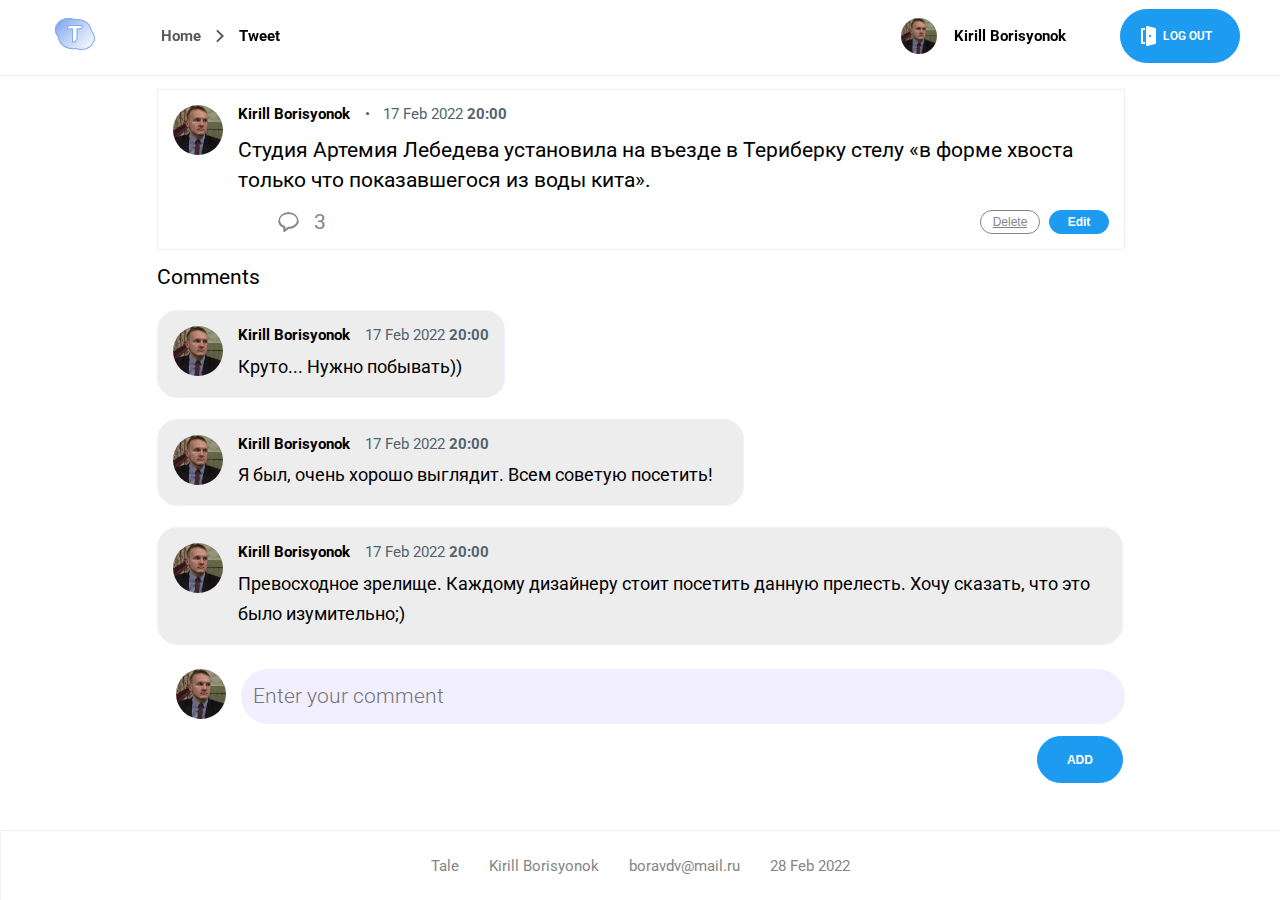
<file: UI/tweet.html>
<!DOCTYPE html>
<html lang="en">
<head>
    <meta charset="UTF-8">
    <link rel="preconnect" href="https://fonts.googleapis.com">
    <link rel="preconnect" href="https://fonts.gstatic.com" crossorigin>
    <link href="https://fonts.googleapis.com/css2?family=Roboto:wght@300;400;700&display=swap" rel="stylesheet">
    <meta name="viewport" content="width=device-width, initial-scale=1.0">
    <link rel="stylesheet" href="style.css">
    <title>Tweet</title>
</head>
<body>
        <!--Sprite-->
    <svg style="display: none;">
        <symbol id="message" viewBox="0 0 20 20">
            <path d="M10 0C4.486 0 0 3.589 0 8C0 10.908 1.898 13.516 5 14.934V20L10.34 15.995C15.697 15.852 20 12.32 20 8C20 3.589 15.514 0 10 0ZM10 14H9.667L7 16V13.583L6.359 13.336C3.67 12.301 2 10.256 2 8C2 4.691 5.589 2 10 2C14.411 2 18 4.691 18 8C18 11.309 14.411 14 10 14Z"/> 
        </symbol>
    </svg>

    <!--Header-->
    <header class="header">
        <div class="container">
            <div class="header__inner">
                
                <a class="header__logo" href="#">
                    <img class="header__logo-img" src="images/logo.svg" alt="logo">
                </a>
                
                <a class="header__text header__text--other-page" href="#">Home</a>
                <img class="header__arrow" src="images/Arrow.svg" alt="">
                <div class="header__text--page-name">Tweet</div>
                

                <div class="header__client">
                    
                        <a class="btn hide" href="#">log in</a>

                        <div class="header__client-user">
                            <div class="header__client-user-name">
                                <img class="header__client-user-photo" src="images/my_photo.png" alt="user photo">
                                <div class="header__client-user-text">Kirill Borisyonok</div> 
                            </div>
                            <a href="#" class="btn">
                                <img class="btn__img" src="images/door.svg" alt="door">
                                <span class="btn__text">log out</span>
                            </a>

                            <a href="#" class="header__btn-img" >
                                <svg width="15" height="20" viewBox="0 0 15 20" fill="none" xmlns="http://www.w3.org/2000/svg">
                                    <path d="M0 3V17C0 17.2652 0.105357 17.5196 0.292893 17.7071C0.48043 17.8946 0.734784 18 1 18H4V16H2V4H4V2H1C0.734784 2 0.48043 2.10536 0.292893 2.29289C0.105357 2.48043 0 2.73478 0 3ZM14.242 2.03L6.242 0.0299985C6.09462 -0.00676077 5.9408 -0.00946193 5.79222 0.0221001C5.64363 0.0536622 5.50419 0.118658 5.38448 0.212154C5.26477 0.30565 5.16792 0.42519 5.10131 0.561699C5.03469 0.698209 5.00004 0.848101 5 0.999999V19C4.99965 19.152 5.03404 19.3021 5.10054 19.4388C5.16704 19.5755 5.26389 19.6953 5.38371 19.7888C5.50352 19.8824 5.64313 19.9474 5.79188 19.9788C5.94063 20.0102 6.09459 20.0072 6.242 19.97L14.242 17.97C14.4584 17.916 14.6506 17.7912 14.788 17.6155C14.9253 17.4397 14.9999 17.2231 15 17V3C14.9999 2.77694 14.9253 2.5603 14.788 2.38454C14.6506 2.20877 14.4584 2.08398 14.242 2.03ZM10 10.188C9.98848 10.4455 9.87809 10.6886 9.69182 10.8667C9.50554 11.0449 9.25774 11.1443 9 11.1443C8.74226 11.1443 8.49446 11.0449 8.30818 10.8667C8.12191 10.6886 8.01152 10.4455 8 10.188V9.811C8.00013 9.54578 8.10562 9.29148 8.29325 9.10404C8.48088 8.91659 8.73528 8.81137 9.0005 8.8115C9.26572 8.81163 9.52002 8.91712 9.70746 9.10474C9.8949 9.29237 10.0001 9.54678 10 9.812V10.188Z" fill="black"/>
                                </svg>
                             </a> 
                        </div>
                </div>
            </div>
        </div>  <!-- /.container-->
    </header> <!-- /.header-->

    <!-- Tweets -->
    <main class="tweet">
        <div class="container--tweet">
            <div class="tweets__item tweets__item--page">
                <div class="tweets__item-inner">  
                    <img class="tweets__item-img" src="images/my_photo.png" alt="user photo">
                    
                    <div class="tweets__tape-item-content">
                        <div class="tweets__item-title">
                            <a class="tweets__item-author" href="#">Kirill Borisyonok</a>
                            <time pubdate class="tweets__item-date" datetime="17 Feb 2022 20:00"><span class="dot">&#149</span> 17 Feb 2022 <b>20:00</b></time>
                        </div>
                        <div class="tweets__text">Студия Артемия Лебедева установила на въезде в Териберку стелу «в форме хвоста только что показавшегося из воды кита».</div>
                    </div> 
                </div>
                <div class="tweets__item-footer">
                    <div class="comments">
                        <svg class="comments__img">
                            <use xlink:href="#message"></use>
                        </svg>
                        <div class="comments__text">3</div>
                    </div>
                    <div class="tweets__item-footer-button">
                        <button class="btn--sml btn--white" type="button">Delete</button>
                        <button class="btn btn--sml" type="button">Edit</button>
                    </div>
                </div>
            </div>
            
            <div class="comment-title">Comments</div>
        
            <div class="comment__item">
                <div class="comment__item-inner">  
                    <img class="comment__item-img" src="images/my_photo.png" alt="user photo">
                            
                    <div class="comment__item-content">
                        <div class="comment__item-title">
                            <a class="comment__item-author" href="#">Kirill Borisyonok</a>
                            <time pubdate class="comment__item-date" datetime="17 Feb 2022 20:00">17 Feb 2022 <b>20:00</b></time>
                        </div>
                        <div class="comment__text">Круто... Нужно побывать))</div>
                    </div> 
                </div>
            </div>
        
            <div class="comment__item">
                <div class="comment__item-inner">  
                    <img class="comment__item-img" src="images/my_photo.png" alt="user photo">
                            
                    <div class="comment__item-content">
                        <div class="comment__item-title">
                            <a class="comment__item-author" href="#">Kirill Borisyonok</a>
                            <time pubdate class="comment__item-date" datetime="17 Feb 2022 20:00">17 Feb 2022 <b>20:00</b></time>
                        </div>
                        <div class="comment__text">Я  был, очень хорошо выглядит. Всем советую посетить!</div>
                    </div> 
                </div>
            </div>
    
            <div class="comment__item">
                <div class="comment__item-inner">  
                    <img class="comment__item-img" src="images/my_photo.png" alt="user photo">
                            
                    <div class="comment__item-content">
                        <div class="comment__item-title">
                            <a class="comment__item-author" href="#">Kirill Borisyonok</a>
                            <time pubdate class="comment__item-date" datetime="17 Feb 2022 20:00">17 Feb 2022 <b>20:00</b></time>
                        </div>
                        <div class="comment__text">Превосходное зрелище. Каждому дизайнеру стоит посетить данную прелесть. Хочу сказать, что это было изумительно;)</div>
                    </div> 
                </div>
            </div>

            <div class="comment__set">
                <div class="comment__set-inner">
                    <img class="comment__set-photo" src="images/my_photo.png" alt="user photo">
                    <form class="comment__set-form" action="/" method="post">
                        <textarea class="comment__set-form-input" type="text" maxlength="280" placeholder="Enter your comment"></textarea>
                        <div class="comment__set-form-button">
                            <button type="submit" class="btn--submit" href="#">Add</button>
                        </div> 
                    </form>
                </div> <!-- /.comment__set -->
                
            </div> 
        </div>   <!-- /.container--tweet --> 
    </main> <!-- /.tweets -->

    <!-- Footer -->
    <footer class="footer">
        
            <div class="footer__item">Tale</div>
            <div class="footer__item">Kirill Borisyonok</div>
            <div class="footer__item">boravdv@mail.ru</div>
            <div class="footer__item">28 Feb 2022</div>
        
    </footer> <!-- /.footer -->
</body>
</html>
</file>
<file: Extra Task/3.1/modal/style.css>
.modal {
    display: flex;
    width: 100%;
    height: 100%;
    overflow: auto; 

    background-color: rgba(142, 143, 148, 0.5);

    position: fixed;
    top: 0;
    left: 0;
    z-index: 1000;
}

.modal__dialog {
    width: 100%;
    max-width: 600px;
    height: 300px;
    margin: auto;
    position: relative;

    background-color: #fff;
}

.header {
    padding: 0 2rem;
    height: 5rem;

    display: flex;
    justify-content: space-between;
}

.header__title {
    margin: auto 0;
    font-size: 2rem;
    font-weight: 700;
}

.header__img {
    margin: auto 0;
    cursor: pointer;
}

.header__img:hover .header__svg{
    fill: #000;
}

.main__text {
    padding: 1rem 2rem 2rem;

    font-size: 1.2rem;

    border-top: 1px solid #F0EEFF;
    border-bottom: 1px solid #F0EEFF;
}

.footer {
    margin-top: 1rem;
    display: flex;
    padding-right: 2rem;
    justify-content: right;
}

.btn {
    margin: 0 .5rem;
    padding: .6rem 1rem;

    background-color: #a0a0a0;

    font-size: 1rem;
    color: #fff;

    border: none;
    border-radius: 5px;

    cursor: pointer;

    transition: all .2s linear;
}

.btn:hover {
    background-color: #8d8c8c;
}

.btn:last-child {
    margin-right: 0;
}

.btn--blue {
    background-color: #225dff;
}

.btn--blue:hover {
    background-color: #033ee0;
}
</file>
<file: Extra Task/3.1/ticket/style.css>
body {
    background-color: rgb(172, 170, 170);
}

.ticket {
    margin: 15px;
    display: flex;
    width: 689px;
    height: 280px;

    background-color: #fff;

    border-radius: 10px;
    cursor: pointer;
}

.ticket:hover {
    box-shadow: 0 0 20px rgb(136, 136, 136)
}

.ticket__left {
    width: 200px;

    border-right: 1px solid #F0EEFF;
}

.ticket__left-content {
    padding: 5px 16px 20px;
    display: flex;
    flex-direction: column;
    align-items: center;
}

.ticket__left-content-title {
    margin: 16px;
    text-align: center;
    font-size: 30px;
    font-weight: 700;
}

.ticket__left-content-button {
    text-align: center;
}

.btn {
    width: 180px;
    height: 48px;


    font-size: 20px;
    border: none;
    color: #fff;
    background-color: #ff6f32;
    border-radius: 10px;

    cursor: pointer;
}

.btn:hover {
    background-color: #e0612a;
}

.ticket__right {
    display: flex;
    flex-direction: column;
}

.ticket__right-header {
    margin: 15px 0 0 20px;
    display: flex;
}

.ticket__right-header-img {
    margin-right: 220px;
    display: flex;
    align-items: center;
}

.ticket__right-header-img-item {
    margin-left: 8px;
    width: 32px;

    cursor: pointer;
}

.ticket__right-header-img-item:first-child {
    margin-left: 0;
}

.ticket__right-header-icon {
    margin-right: 16px;
    display: flex;
    align-items: center;
}

.ticket__right-header-icon-box {
    position: relative;
    margin-left: 10px;
    display: flex;
    justify-content: center;
    

    border-radius: 50%;
    box-shadow: 0 0 5px 2px rgba(163, 163, 163, 50%);
}

  .ticket__right-header-icon-box .tooltiptext {
    visibility: hidden;
    width: 120px;
    background-color: #555;
    color: #fff;
    text-align: center;
    padding: 5px 0;
    border-radius: 6px;
  
    position: absolute;
    z-index: 1;
    bottom: 125%;
    left: 50%;
    margin-left: -60px;
  
    opacity: 0;
    transition: opacity 0.3s;
  }
  
    .ticket__right-header-icon-box .tooltiptext::after {
    content: "";
    position: absolute;
    top: 100%;
    left: 50%;
    margin-left: -5px;
    border-width: 5px;
    border-style: solid;
    border-color: #555 transparent transparent transparent;
  }
  
  /* Отображение текста подсказки при наведении курсора мыши на контейнер подсказки */
  .ticket__right-header-icon-box:hover .tooltiptext {
    visibility: visible;
    opacity: 1;
  }







.ticket__right-header-icon-box:first-child {
    margin-left: 0;
}

.ticket__right-header-icon-item {
     width: 24px;
     height: 24px;

     cursor: default;
}

.ticket__right-header-symbol {
    display: flex;
    align-items: center;
}

.ticket__right-header-symbol-item {
    width: 24px;
    height: 24px;

    cursor: pointer;
}

.ticket__right-header-symbol-item:hover .ticket__right-header-symbol-item-svg {
    fill: rgb(17, 0, 255);
}

.ticket__right-body {
    padding: 5px 20px 20px;
}

.ticket__right-body-item {
    display: flex;
    margin: 12px;
}

.ticket__right-body-item-elem-time {
    font-size: 30px;
}

.ticket__right-body-item-elem-text,
.ticket__right-body-item-elem-date {
    margin: 5px 0;
    font-size: 14px;
    color: rgb(173, 173, 173);
}

.ticket__right-body-item-center {
    margin: 0 16px;
    width: 220px;
}

.ticket__right-body-item-center-header {
    display: flex;
    justify-content: space-between;
    align-items: center;
}

.ticket__right-body-item-center-header-img-svg {
    fill: rgb(155, 155, 155);
    cursor: pointer;
    transition: all .2s linear;
}

.ticket__right-body-item-center-header-img-svg:hover {
    fill: #ff6f32;
}

.ticket__right-body-item-center-header-text {
    margin: 0 10px;
    font-size: 14px;
    color: rgb(155, 155, 155);
}

.ticket__right-body-item-center-main {
    display: flex;
}

.ticket__right-body-item-center-main-item {
    margin-top: 10px;
    display: flex;
    flex-direction: column;
}

.ticket__right-body-item-center-main-way-start {
    padding: 2.5px 15px;
    background-color: rgb(190, 190, 190);
    border: .5px solid rgb(190, 190, 190);

    border-radius: 20px;

    cursor: pointer;

    transition: all .2s linear;
}

.ticket__right-body-item-center-main-way-start:hover {
    background-color: #fff;
    border-color: #ff6f32;
}

.ticket__right-body-item-center-main-transfer {
    margin: auto 0;
    padding: .5px 60px;
    background-color: rgb(190, 190, 190);

    cursor: default;
}
.ticket__right-body-item-center-main-transfer:hover ~ .ticket__right-body-item-center-main-text {
    color: #ff6f32;
}

.ticket__right-body-item-center-main-transfer:hover {
    background-color: #ff6f32;
}

.ticket__right-body-item-center-main-way-end {
    padding: 2.5px 35px;
    background-color: rgb(190, 190, 190);

    border: .5px solid rgb(190, 190, 190);
    border-radius: 20px;

    cursor: pointer;

    transition: all .2s linear;
}

.ticket__right-body-item-center-main-way-end:hover {
    background-color: #fff;
    border-color: #ff6f32;
}

.ticket__right-body-item-center-main-text {
    margin-top: 24px;
    text-align: center;
    
    font-size: 15px;
    color: rgb(37, 41, 255);

    cursor: default;
}

.ticket__right-body-item-center-main-text:hover {
    color: #ff6f32;
}

.ticket__right-body-item-center-main-text:hover ~ .ticket__right-body-item-center-main-transfer {
    background-color: #ff6f32;
}

.ticket__right-body-item-center-main-text--start {
    margin-right: auto;
}

.ticket__right-body-item-center-main-text--end {
    margin-left: auto;
}
</file>
<file: Extra Task/6/6.1/style.css>
table {
    border: 1px solid black;
    border-collapse: collapse;
  }

  th {
    padding: 3px;

    font-size: 40px;
    font-weight: 700;
    text-align: center;

    border: 1px solid black;
    background-color: #E6E6E6;
  }

  td {
    padding: 3px;
    
    font-size: 40px;
    text-align: center;

    border: 1px solid black;
  }
</file>
<file: Extra Task/6/6.2/style.css>
ul {
    font-size: .9em;
}
</file>
<file: Extra Task/7/7.1/style.css>
.hide > ul {
    display: none;
}
</file>
<file: Extra Task/7/7.2/style.css>
h2 {
	text-align: center;
}
.inner {
	width: 50px;
	height: 50px;
	font-size: 20px;
	line-height: 50px;
	text-align: center;
	text-transform: uppercase;
	border: 1px solid #333;
	margin: 5px;
	cursor: pointer;

	box-shadow: 3px 4px 1px 2px rgba(1,1,1, 0.1);
	text-shadow: 2px 3px  1px rgba(1,1,1, 0.3);
	user-select: none;
}

#win_block {
	display: none;
	text-align: center;
	padding-top: 20px;
	font-size: 20px;
}
#win_block .again{
	font-weight: bold;
	cursor: pointer;
	color: #369;
	border-bottom: 1px solid #369;
}
#win_block .again:hover{
	border-color: transparent;
}


#game {
	position: relative;
}
#game .table{
	display: table;
	
	margin: 0 auto;
	position: relative;
}
#game .table .winning{
	display: none;
	width: 100%;
	height: 100%;
	background: rgba(0,200,0, 0.5);

	position: absolute;
	top: 0;
	left: 0;
}

#game table tr:first-child div {
	margin-top: 0;
}
#game table tr:last-child div {
	margin-bottom: 0;
}
#game table tr td:first-child div {
	margin-left: 0;
}
#game table tr td:last-child div {
	margin-right: 0;
}
</file>
<file: UI/style.css>
html {
    font-size: 15px;
    height: 100%;
}

body {
    margin: 0;
    font-family: 'Roboto', sans-serif;
    font-size: 1rem;
    color: black;

    display: flex;
    flex-direction: column;
    height: 100%;
}

main {
    flex: 1 0 auto;
}
h1, h2, h3, h4, h5, h6 {
    margin: 0;
}

.container {
    width: 100%;
    max-width: 1200px;
    margin: 0 auto;
}

/*Header
==============================*/
.header {
    position: fixed;

    width: 100%;
    height: 5rem;

    left: 0;
    top: 0;
    z-index: 1000;

    background-color: rgba(255, 255, 255, 85%);

    border-bottom: 1px solid #F0EEFF; 

    flex: 0 0 auto;
}

.header__inner {
    display: flex;
    align-items: center;
}

.header__logo {
    border-radius: 50%;

    transition: background-color .2s linear;
}
    
.header__logo:hover {
    background-color: rgb(240, 238, 255, 0.7);
}

.header__logo-img {
    padding: 1.2rem 1rem;
}

.header__text {
    margin-left: 3.4rem;

    font-size: 1rem;
    font-weight: 700;
    color: black;

    text-decoration: none;
}

.header__text--other-page {
    opacity: 65%;
    transition: opacity .2s linear
}

.header__text--other-page:hover {
    opacity: 1;
}

.header__text--page-name {
    font-size: 1rem;
    font-weight: 700;
}

.header__arrow {
    margin: 0 1rem;
}

.header__client {
    margin-left: auto;
}

.header__client-user {
    display: flex;
    align-items: center;
}

.header__client-user-name {
    margin-right: 1rem;
    align-items: center;
    padding: .6rem;
    display: flex;
    border-radius: 50px;
}

.header__client-user-name:hover {
    background-color: #F0EEFF;
    cursor: pointer;
}

.header__client-user-photo {
    margin-left: .3rem;
    margin-right: 1.13333rem;
    height: 2.4rem;
    border-radius: 50px;
}

.header__client-user-text {
    padding-right: 2rem;
    font-size: 1rem;

    font-weight: 700;
}

.btn {
    display: flex;
    height: 100%;
    justify-content: center;

    font-size: .8rem;
    color: #fff;
    text-transform: uppercase;
    font-weight: 700;
    text-decoration: none;

    padding: 1.06rem 1.3rem;

    background-color: #1D9BF0;

    border: solid 1px #1D9BF0;
    border-radius: 50px;

    cursor: pointer;

    transition: background-color .2s linear;
}

.btn:hover {
    background-color: #226BCA;
}

.btn--submit {
    height: 100%;
    justify-content: center;

    font-size: .8rem;
    color: #fff;
    text-transform: uppercase;
    font-weight: 700;
    text-decoration: none;

    padding: 1.06rem 1.94rem;

    background-color: #1D9BF0;

    border: solid 1px #1D9BF0;
    border-radius: 50px;

    cursor: pointer;

    transition: background-color .2s linear;
}

.btn--submit:hover {
    background-color: #226BCA;
}

.btn--sml {
    margin-left: .6rem;
    padding: .2rem 0;
    width: 4rem;
    align-items: center;

    text-transform: none;
    font-size: .8rem;

    border-radius: 50px;
    border: solid 1px #1D9BF0;
}

.btn--white {
    background-color: #fff;
    color: #858585;
    text-decoration: underline;
    border: solid 1px #858585;
    cursor: pointer;
    transition: background-color .2s linear, color .2s linear;
}

.btn--white:hover {
    background-color: #858585;
    opacity: 50%;
    color: #fff;
}

.btn--load {
    margin: 1.2rem auto;
    padding: .6rem .8rem;
}

.btn--filter {
    width: 7.2rem;
    margin-left: 2.4rem;
}

.btn--filter:first-child {
    margin-left: 0;
}

.btn__text {
    margin: auto .5rem;
}

.header__btn-img {
    display: none;
    opacity: 70%;
}

/* Tweets */
.tweets {
    margin-top: 5.94rem;
    display: flex;
}

.tweets__inner {
    display: flex;
}

.tweets__left{
    width: 70%;

    border-right: solid 1px rgb(240, 238, 255);
}

/* Tweets set */
.tweets__set {
    margin-left: .5rem;
    padding-top: 1.6rem;
}

.tweets__set-inner {
    display: flex;
    
    margin-bottom: .6rem;
    margin-right: 1rem;
}

.tweets__set-photo {
    margin: 0 auto;
    height: 3.33rem;
    width: 3.33rem;
    border-radius: 50%;
}

.tweets__set-form {
    width: 90%;
    margin-right: auto;
}

.tweets__set-form-input {
    display: block;
   
    padding-top: 1rem;
    padding-left: .4rem;

    height: 2.54rem;
    width: 100%;
    
    font-size: 1.4rem;
    line-height: 1.2;
    font-weight: 300;
    font-family: inherit;
    resize: none;

    border: solid 1px rgb(0, 0, 0, 30%);
    color: black;
}

.tweets__set-form-input:focus {
    outline: none;
    border-color: none;
}

.tweets__set-form-button {
    margin-left: 1rem;
    margin-top: .6rem;
    width: 100%;
    text-align: right;
}

/* Tweets tape */
.tweets__tape {
    margin-top: .6rem;
}

.tweets__item-inner {
    display: flex;
}

.tweets__item { 
    padding: 1rem 0;

    width: 100%;

    border: solid 1px rgb(240, 238, 255);
    border-right: none;

    cursor: pointer;
}

.tweets__item--page {
    border: solid 1px rgb(240, 238, 255);
}

.tweets__item:hover {
    background-color: rgb(240, 238, 255);
}

.tweets__item-title {
    display: flex;
}

.tweets__item-img {
    margin: 0 1rem;
    height: 3.33rem;
    width: 3.33rem;
    border-radius: 50%;
}

.tweets__item-author {
    margin-right: 0.2rem;
    font-size: 1rem;
    font-weight: 700;
    color: black;

    text-decoration: none;
    cursor: pointer;
}

.tweets__item-author:hover {
    text-decoration: underline;
}

.dot {
    margin-right: .6rem;
}

.tweets__item-date {
    margin-left: .8rem;
    color: #536471;
}

.tweets__text {
    margin-top: .8rem;
    margin-right: 1rem;
    line-height: 2rem;
    font-size: 1.4rem;
}

.tweets__tags {
    color: #1D9BF0;
}

/*  Tweets footer*/
.tweets__item-footer {
    margin-top: 1rem;

    display: flex;
    height: 1.66666;
    justify-content: space-between;
    text-align: center;
}

.comments {
    margin-left: 8rem;
    display: flex;
    align-items: center;
    transition: color .2s linear;
}

.comments:hover .comments__img {
    fill: #ACCDFF;
}

.comments:hover .comments__text {
    color: #ACCDFF;
}

.comments__img {
    margin-right: 1rem;
    width: 1.4rem;
    height: 1.4rem;
    fill: #858585;
    border-radius: 50%;
}

.comments__text {
    font-size: 1.4rem;
    color: #858585;
}

.tweets__item-footer-button {
    margin-right: 1rem;
    display: flex;
}

.button__tweets-footer {
    text-align: center;
}

/* Tweets filter */

.tweets__right {
    position: relative;
    width: 30%;
}

.tweets__filter {
    position: absolute;
    left: 0;    
}

.tweets__filter-inner {
    margin: 0 1rem 1rem;
    position: fixed;
    height: 38rem;
    width: 23.26rem;
    background-color: rgba(240, 238, 255, 0.25);
    border-radius: 20px;
}

.tweets__filter-title {
    margin-top: 1rem;
    margin-left: 1rem;
    font-size: 2rem;
    font-weight: 700;
    opacity: 70%;
}

.filter__form {
    display: flex;
    flex-direction: column;
}

.filter__form-item {
    margin: .5rem 1rem;
}

.filter__input-title {
    font-size: 1.4rem;
}

.filter__input {
    margin-top: 1rem;
    padding-left: 1rem;
    width: 20rem;
    height: 3rem;

    font-size: 1.2rem;

    background: #F0EEFF;
    border-radius: 20px; 
    border: none;
}

.filter__input:focus {
    outline: none;
    border-color: none;
}

.filter__input-date-elem {
    margin-top: 1rem;
    display: flex;
    align-items: center;
    flex-wrap: wrap;
}

.filter__input-text {
    margin-right: .4rem;
    text-align: right;
    width: 10%;
    font-size: 1rem;
}

.filter__input-date {
    padding-left: 1rem;
    height: 3rem;
    font-size: 1rem;
    background: #F0EEFF;
    border-radius: 20px; 
    border: none;
}

.filter__input-date:focus {
    outline: none;
    border-color: none;
}

.filter__footer {
    display: flex;
    justify-content: center;
}

/* Footer */
.footer {
    display: flex;
    justify-content: center;
    max-width: 100vw;

    height: 4.6rem;
    background-color: #fff;
    align-items: center;

    border-top: 1px solid #F0EEFF;
    border-left: 1px solid #F0EEFF;

    flex: 0 0 auto;
}

.footer__item {
    margin-left: 2rem;
    font-size: 1rem;
    color: #858585;
}

.footer__item:first-child {
    margin-left: 0;
}

.footer__img {
    display: none;
}

/* Tweet page */
.tweet {
    margin-top: 5.94rem;
    flex: 1 0 auto;
}

.container--tweet {
    width: 100%;
    max-width: 966px;
    margin: 0 auto;
}

.comment-title {
    margin-top: 1rem;
    font-size: 1.4rem;
}

.comment__item { 
    display: table;
    margin-top: 1.4rem;
    padding: 1rem 1rem 1rem 0;

    background-color: rgba(196, 196, 196, 0.3);

    border: solid 1px #F0EEFF;
    border-radius: 20px;
}

.comment__item:last-child {
    margin-bottom: 1.4rem;
}

.comment__item-inner {
    display: flex;
}

.comment__item-title {
    display: flex;
}

.comment__item-img {
    margin: 0 1rem;
    height: 3.33rem;
    width: 3.33rem;
    border-radius: 50%;
}

.comment__item-author {
    margin-right: 0.2rem;
    font-size: 1rem;
    font-weight: 700;
    color: black;

    text-decoration: none;
    cursor: pointer;
}

.comment__item-author:hover {
    text-decoration: underline;
}

.comment__item-date {
    margin-left: .8rem;

    font-size: 1rem;
    color: #536471;
}

.comment__text {
    margin-top: .5rem;
    margin-right: 1rem;
    line-height: 2rem;
    font-size: 1.2rem;
}

/* Comment set */
.comment__set {
    margin-left: .5rem;
    padding-top: 1.6rem;
}

.comment__set-inner {
    display: flex;
    
    margin-bottom: .6rem;
}

.comment__set-photo {
    margin-right: 1.8rem;
    margin-left: .75rem;
    height: 3.33rem;
    width: 3.33rem;
    border-radius: 50%;
}

.comment__set-form {
    width: 100%;
    margin-left: auto;
}

.comment__set-form-input {
    display: block;
   
    padding-top: 1rem;
    padding-left: .4rem;

    height: 2.54rem;
    width: 100%;
    max-width: 100%;
    
    font-size: 1.4rem;
    line-height: 1.2;
    font-weight: 300;
    font-family: inherit;
    resize: none;

    border: none;
    
    border-radius: 50px;
    background: #F0EEFF;
    color: black;
}

.comment__set-form-input {
    max-width: 100%;
    padding-left: .8rem;
    transform: translate(-.8rem);
    font-family: inherit;
    resize: none;
}

.comment__set-form-input:focus {
    outline: none;
    border-color: none;
}

.comment__set-form-button {
    margin-top: .8rem;
    text-align: right;
}

/* Sign up */
.sign-up {
    margin-top: 5rem;
    display: flex;
}

.sign-up__form {
    margin-left: 3.8rem;
}

.sign-up__form-title {
    max-width: 25rem;
    margin-top: 2.6rem;
    font-size: 3rem;
    font-weight: 700;
}

.sign-up__form-inner {
    margin-top: 1rem;
    margin-bottom: 4rem;

    display: flex;
    flex-direction: column;
}

.sign-up__form-input {
    margin-bottom: 1.6rem;

    padding-left: 1rem;
    width: 24.4rem;
    height: 3.74rem;
    font-size: 1.6rem;

    border: 1px solid #536471;
    border-radius: 20px;
}

.btn--sign-up {
    margin-top: 1rem;
    width: 25.66666rem;
    height: 4rem;

    font-size: 2rem;
    color: #1D9BF0;

    font-weight: 700;
    text-decoration: none;

    background-color: #fff;

    border: 1px solid #536471;
    border-radius: 50px;

    cursor: pointer;

    transition: background-color .2s linear;
}

.btn--sign-up:hover {
    background-color: #F0EEFF;
}

.sign-up__form-footer {
    font-size: 1.6rem;
}

.sign-up__form-footer-link {
    margin-left: .6rem;
    text-decoration: none;
    color: #1D9BF0;
}

.sign-up__form-footer-link:hover {
    text-decoration: underline;
}

/* Error */
.error {
    margin: 0 7.7rem;
    display: flex;
    justify-content: center;
    text-align: center;
    flex-direction: column;
}

.error__title {
    font-size: 4rem;
    font-weight: 700;
}

.error__text {
    margin-bottom: 2.2rem;
    font-size: 1.8rem;
}

.btn--error {
    padding: 1rem 8.8rem;
}


/* Helpers */
.hide {
    display: none;
}

.red {
    border: solid 2px rgb(251, 79, 79);
}

/* Media */

@media (max-width: 1181px) {
    html {
        font-size: 12px;
    }

    .tweet {
        padding: 0 1rem;
    }

    .header__logo-img {
        padding: .8rem .6rem;
    }
}

@media (max-width: 1001px) {
    html {
        font-size: 10px;
    }
}

@media (max-width: 820px) {

    .header__client {
        margin-right: 1rem;
    }

    .tweets__left {
        width: 100%;
        padding: 0 1rem;
    }

    .tweets__right {
        display: none;
    }

    .footer:hover {
        background-color: #F6F6F6;
    }

    .footer:hover .footer__img {
        stroke: #0038FF;
    }

    .footer__item {
        display: none;
    }

    .footer__img {
        display: block;
    }

    .sign-up ~ footer {
        display: none;
    }

    .tweet ~ footer {
        display: none;
    }

    .error ~ footer {
        display: none;
    }

    .sign-up__rigth {
        width: 100%;
        max-width: 100%;
        margin: 0 auto;
        display: flex;
        justify-content: center;
    }

    .sign-up__form {
        margin: 0;
    }

    .sign-up__left {
        display: none
    }
}

@media (max-width: 414px) {
    .htlm {
        font-size: 10px;
    }
    
    .header__logo:hover {
        background: none;
    }

    .header__arrow,
    .header__text--page-name {
        display: none;
    }

    .header__client-user-name {
        margin-right: .4rem;
        padding: .2rem;
    }

    header .btn {
        display: none;
    }

    .header__btn-img {
        display: block;
    }

    .btn--error {
        padding: 1rem 5rem;
    }
}
</file>
